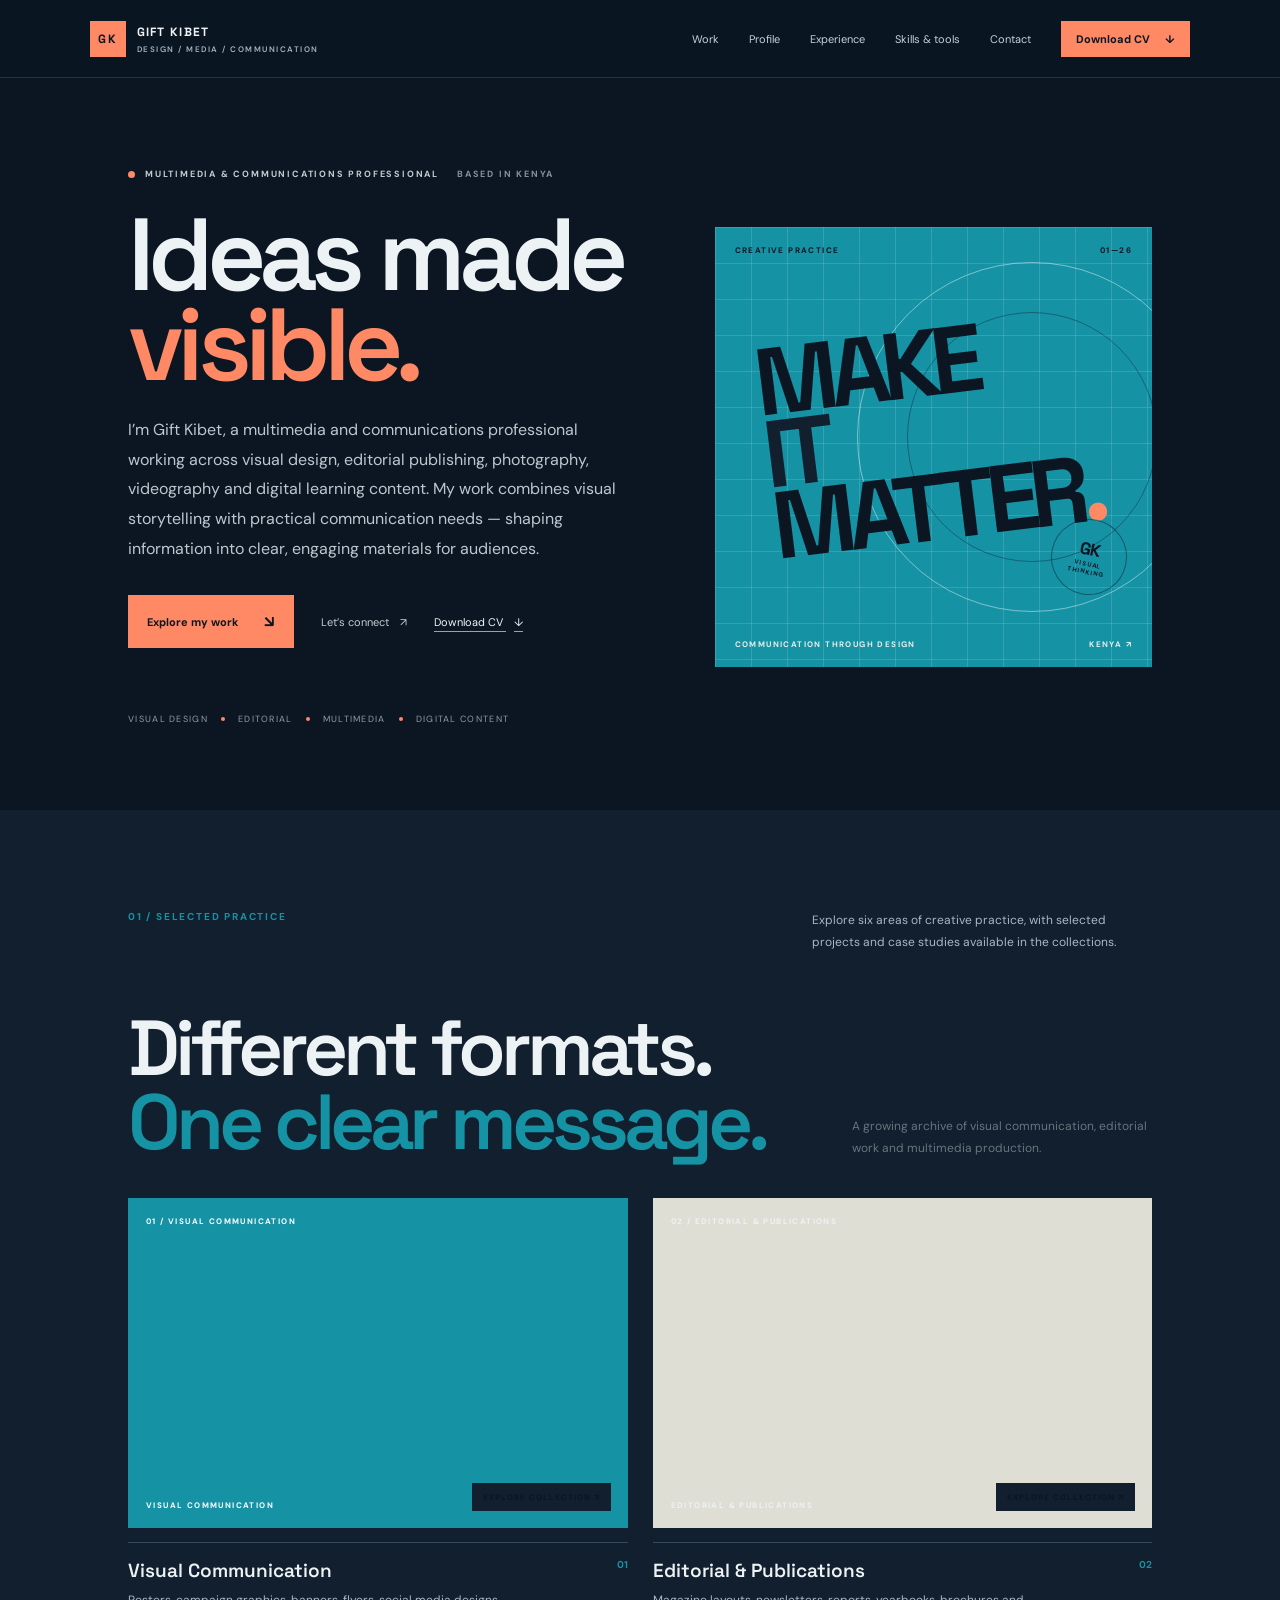
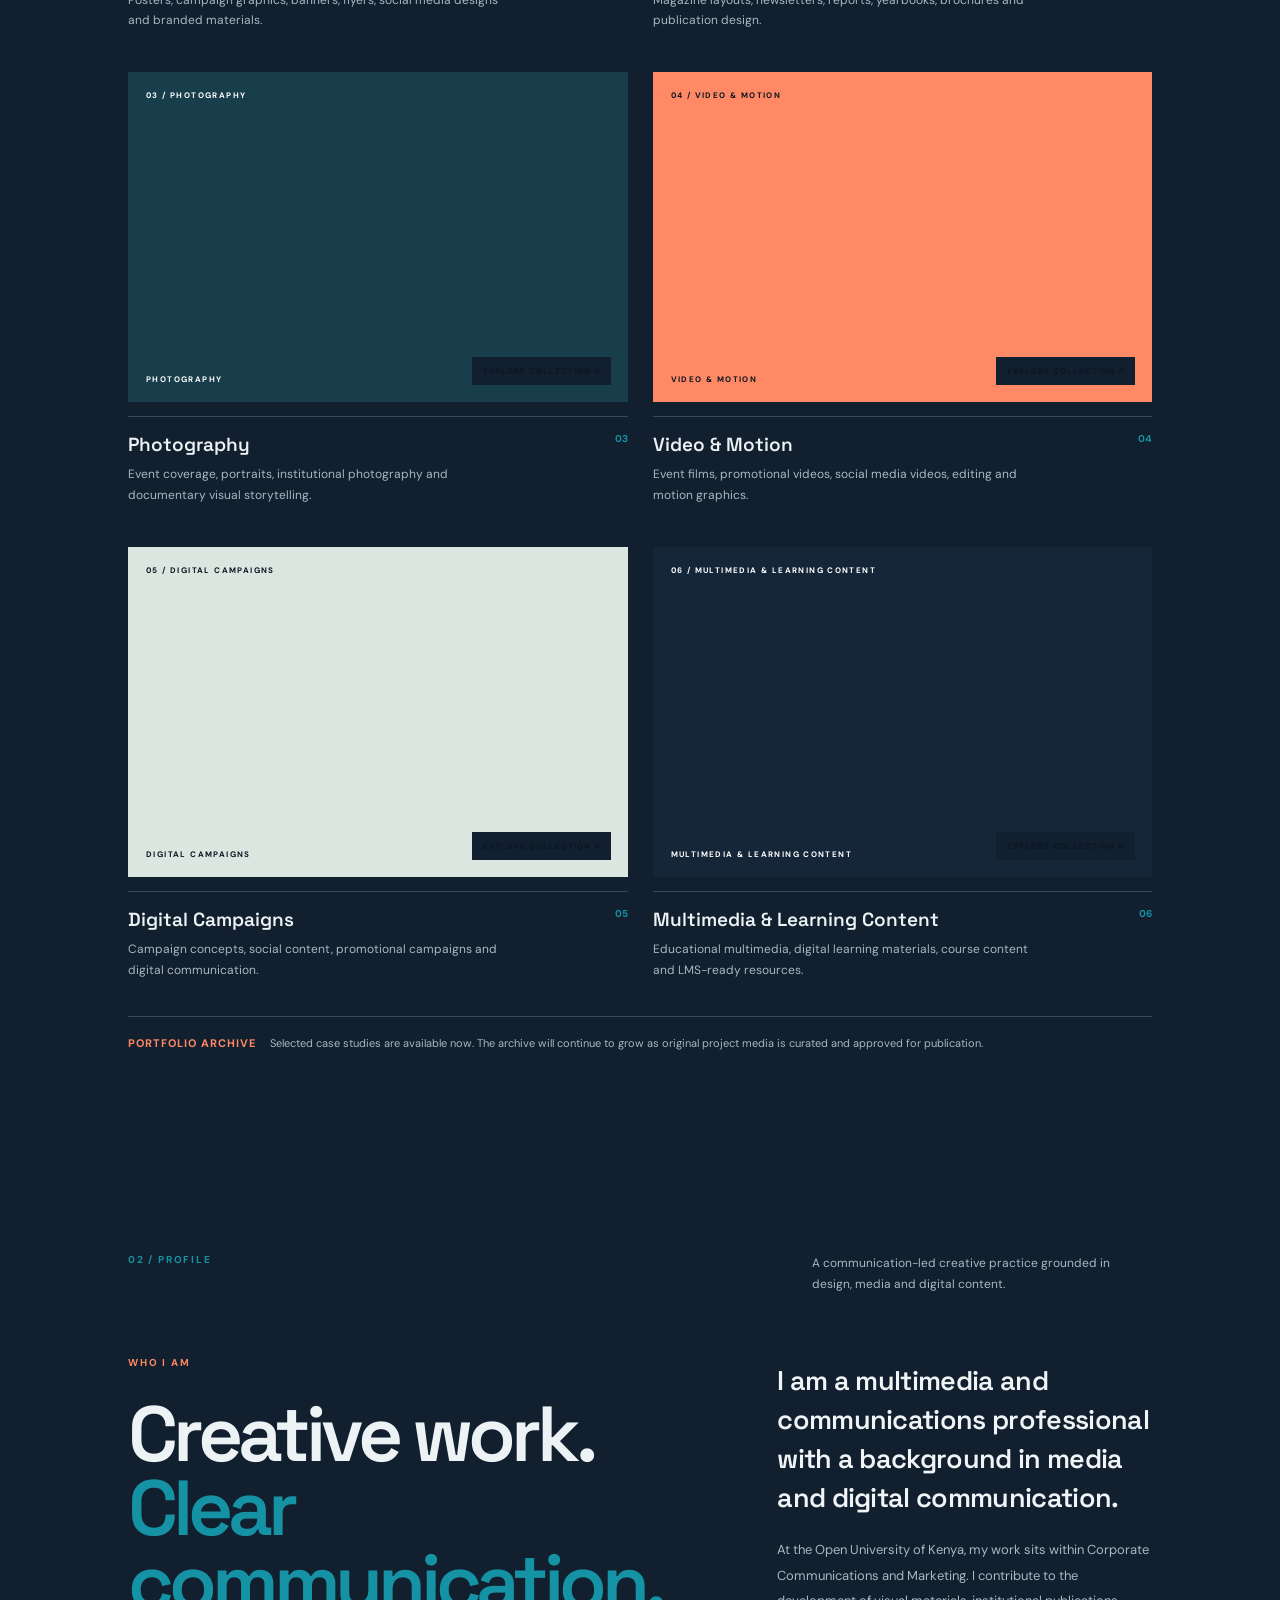
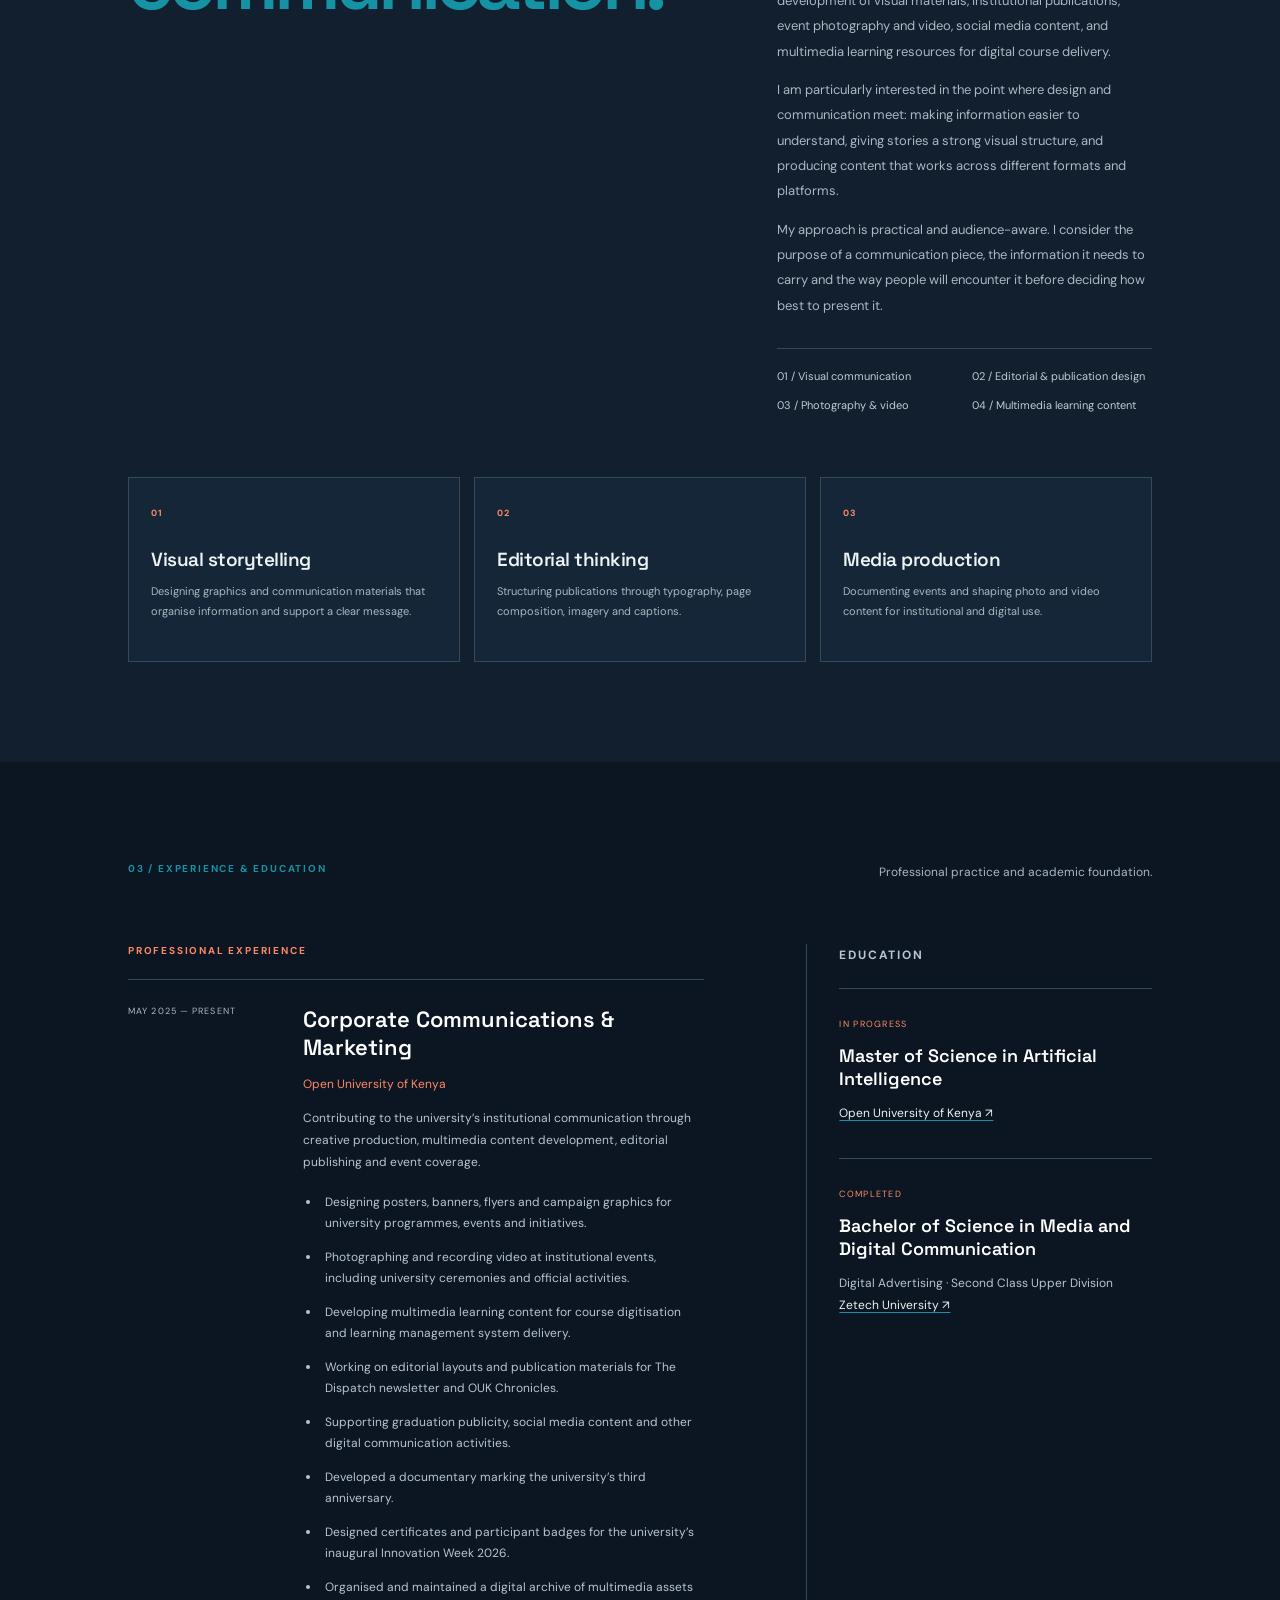
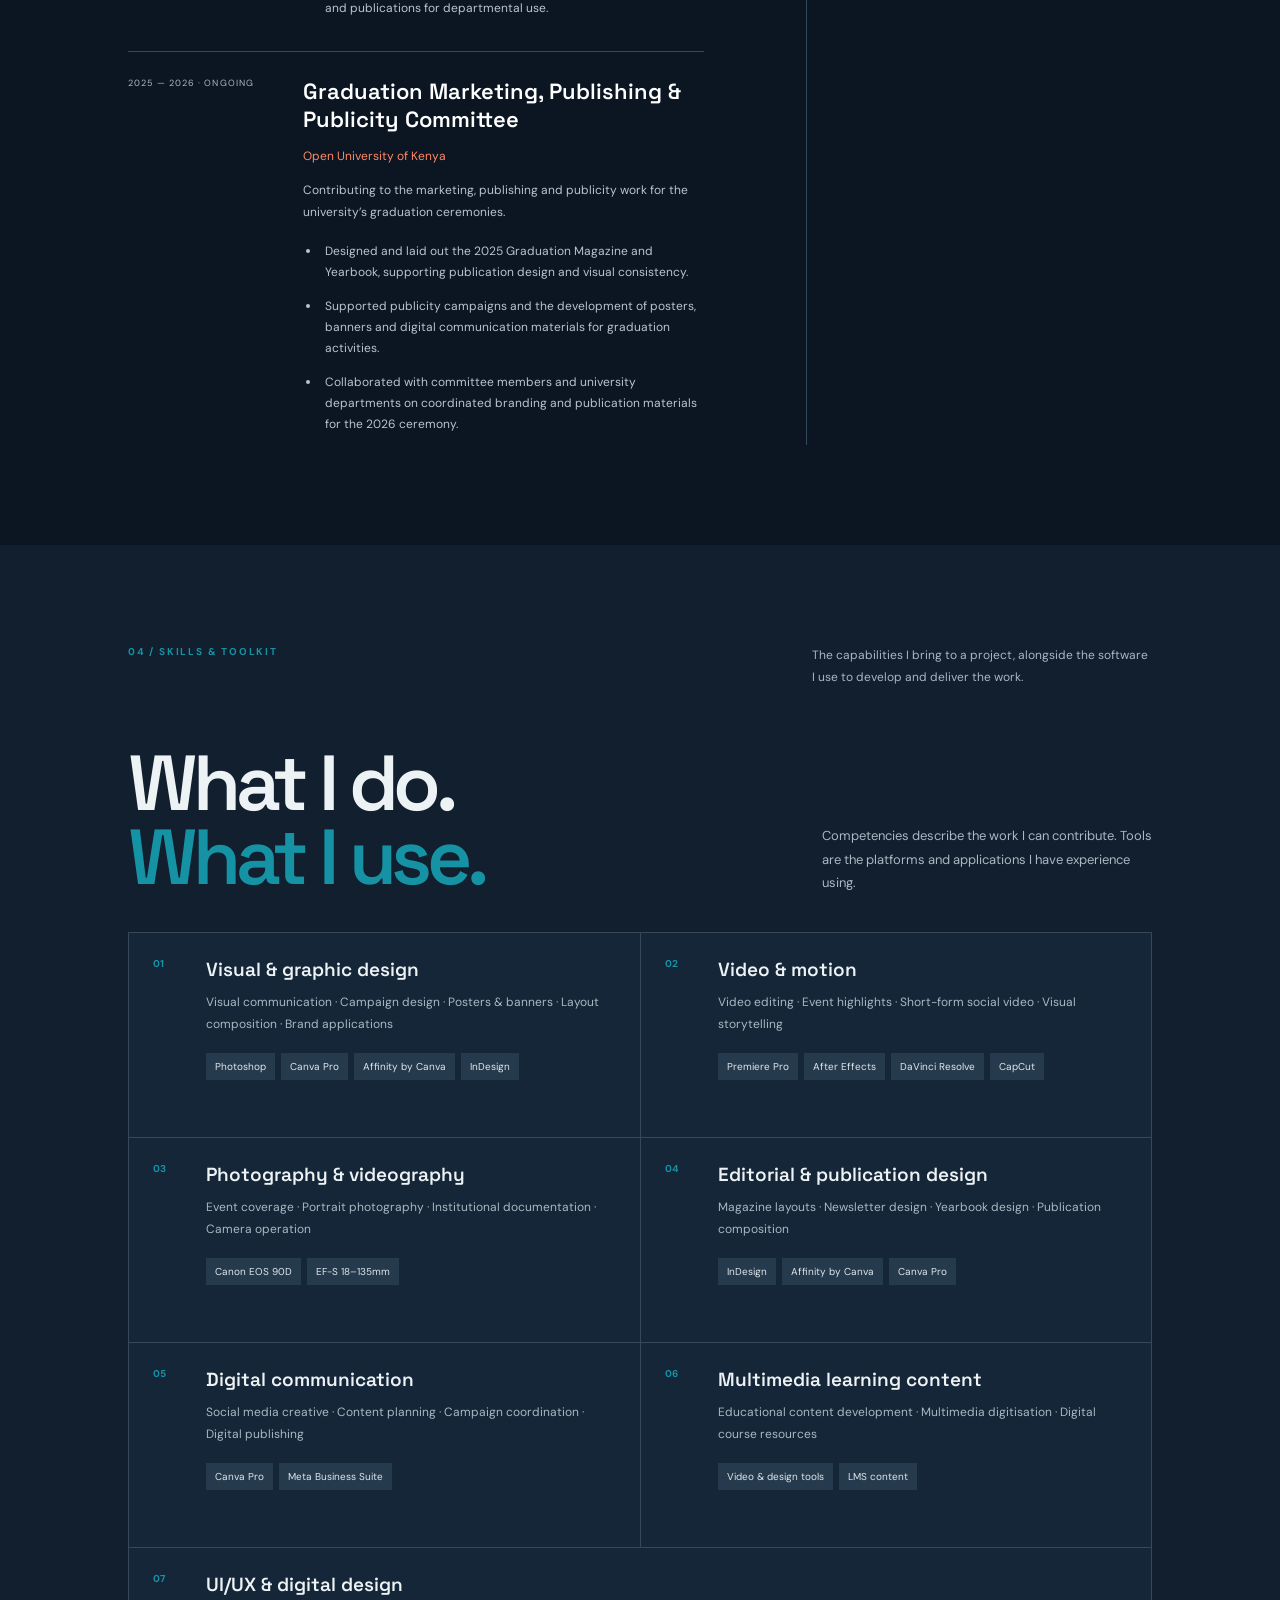
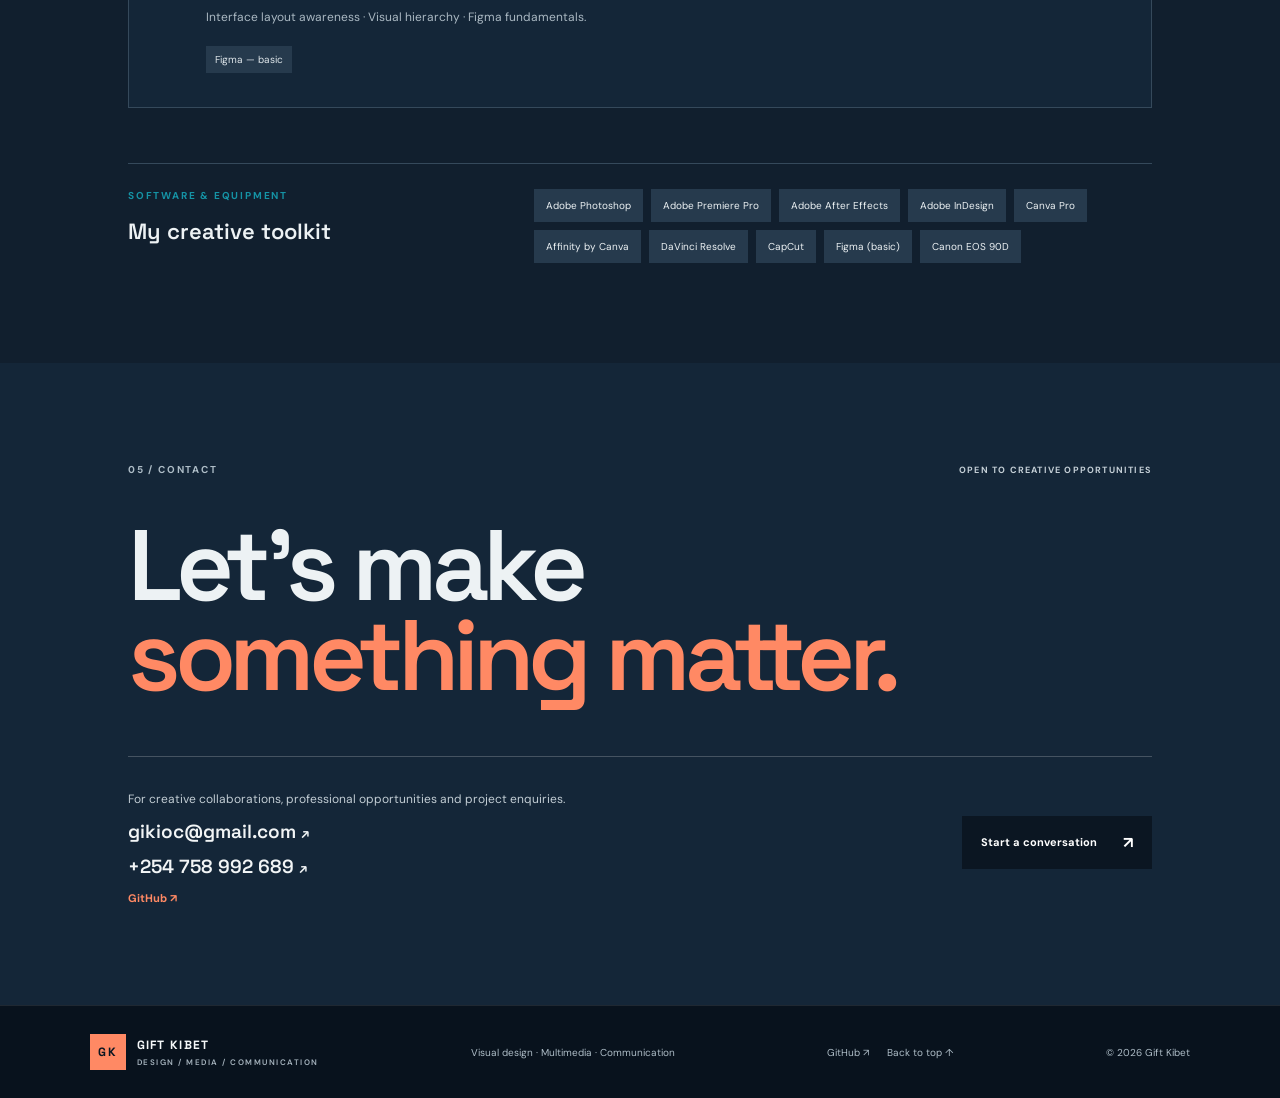
<file: index.html>
<!doctype html>
<html lang="en">
<head>
<meta charset="utf-8">
<meta name="viewport" content="width=device-width,initial-scale=1">
<meta name="theme-color" content="#101d2b">
<meta name="description" content="Gift Kibet — Multimedia and communications professional working across visual design, editorial publishing, photography, video editing and digital learning content in Kenya.">
<meta property="og:title" content="Gift Kibet — Design, Media & Communication">
<meta property="og:description" content="Gift Kibet is a multimedia and communications professional with experience in visual communication, editorial publishing, event photography, video editing and digital learning content.">
<meta property="og:type" content="website">
<title>Gift Kibet — Design, Media & Communication</title>
<link rel="canonical" href="https://gift-kibet-portfolio.vercel.app/">
<meta property="og:url" content="https://gift-kibet-portfolio.vercel.app/">
<meta property="og:site_name" content="Gift Kibet Portfolio">
<meta name="twitter:card" content="summary">
<link rel="preconnect" href="https://fonts.googleapis.com">
<link rel="preconnect" href="https://fonts.gstatic.com" crossorigin>
<link href="https://fonts.googleapis.com/css2?family=DM+Sans:wght@400;500;600;700&family=Space+Grotesk:wght@400;500;600;700&display=swap" rel="stylesheet">
<link rel="stylesheet" href="/styles.css">
<script src="/script.js" defer></script><script src="/cv-download.js" defer></script>
<link rel="icon" type="image/svg+xml" href="/favicon.svg"><script type="application/ld+json">{"@context":"https://schema.org","@type":"Person","name":"Gift Kibet","url":"https://gift-kibet-portfolio.vercel.app/","jobTitle":"Multimedia & Communications Professional","address":{"@type":"PostalAddress","addressCountry":"KE"},"sameAs":["https://github.com/gikiocGkC"],"knowsAbout":["Visual communication","Graphic design","Editorial design","Photography","Videography","Video editing","Digital communication","Multimedia learning content"]}</script></head>
<body>
<a class="skip-link" href="#main">Skip to content</a>
<header class="site-header">
  <a class="wordmark" href="#top" aria-label="Gift Kibet home"><span class="mark">GK</span><span class="wordmark-name">GIFT KIBET<small>DESIGN / MEDIA / COMMUNICATION</small></span></a>
  <button class="menu-toggle" aria-label="Open navigation" aria-expanded="false" aria-controls="primary-navigation"><span></span><span></span></button>
  <nav class="navigation" id="primary-navigation" aria-label="Main navigation">
    <a href="#work">Work</a><a href="#about">Profile</a><a href="#experience">Experience</a><a href="#skills">Skills & tools</a><a href="#contact">Contact</a><a href="#download-cv" class="nav-contact" data-cv-download>Download CV <span>↓</span></a>
  </nav>
</header>
<main id="main">
<section class="hero" id="top">
  <div class="hero-copy">
    <p class="eyebrow"><span class="eyebrow-dot"></span> MULTIMEDIA & COMMUNICATIONS PROFESSIONAL <span class="eyebrow-location">BASED IN KENYA</span></p>
    <h1>Ideas made<br><em>visible.</em></h1>
    <p class="hero-intro">I’m Gift Kibet, a multimedia and communications professional working across visual design, editorial publishing, photography, videography and digital learning content. My work combines visual storytelling with practical communication needs — shaping information into clear, engaging materials for audiences.</p>
    <div class="hero-actions"><a class="button button-accent" href="#work">Explore my work <span>↘</span></a><a class="text-link" href="#contact">Let’s connect <span>↗</span></a><a class="text-link cv-download" href="#download-cv" data-cv-download>Download CV <span>↓</span></a></div>
    <div class="hero-meta"><span>VISUAL DESIGN</span><i></i><span>EDITORIAL</span><i></i><span>MULTIMEDIA</span><i></i><span>DIGITAL CONTENT</span></div>
  </div>
  <div class="hero-art" aria-label="Abstract typographic artwork">
    <div class="art-grid"></div><div class="art-orbit orbit-one"></div><div class="art-orbit orbit-two"></div>
    <div class="art-label art-label-top">CREATIVE PRACTICE <span>01—26</span></div>
    <div class="art-statement">MAKE<br><em>IT</em><br>MATTER<span class="art-period">.</span></div>
    <div class="art-stamp">GK<br><small>VISUAL<br>THINKING</small></div>
    <div class="art-label art-label-bottom"><span>COMMUNICATION THROUGH DESIGN</span><span>KENYA ↗</span></div>
  </div>
</section>

<section class="work-section section-light" id="work">
  <div class="section-top"><p class="eyebrow">01 / SELECTED PRACTICE</p><p class="section-note">Explore six areas of creative practice, with selected projects and case studies available in the collections.</p></div>
  <div class="section-heading"><h2>Different formats.<br><em>One clear message.</em></h2><p class="gallery-intro">A growing archive of visual communication, editorial work and multimedia production.</p></div>
  <div class="work-grid category-grid">
    <a class="work-card category-card" href="/work/visual-communication/"><div class="work-visual visual-design"><span class="visual-number">01 / VISUAL COMMUNICATION</span><span class="category-open">EXPLORE COLLECTION ↗</span><span class="visual-foot">VISUAL COMMUNICATION</span></div><div class="work-info"><div><h3>Visual Communication</h3><p>Posters, campaign graphics, banners, flyers, social media designs and branded materials.</p></div><span class="work-index">01</span></div></a>
    <a class="work-card category-card" href="/work/editorial/"><div class="work-visual visual-editorial"><span class="visual-number">02 / EDITORIAL & PUBLICATIONS</span><span class="category-open">EXPLORE COLLECTION ↗</span><span class="visual-foot">EDITORIAL & PUBLICATIONS</span></div><div class="work-info"><div><h3>Editorial & Publications</h3><p>Magazine layouts, newsletters, reports, yearbooks, brochures and publication design.</p></div><span class="work-index">02</span></div></a>
    <a class="work-card category-card" href="/work/photography/"><div class="work-visual visual-photo"><span class="visual-number">03 / PHOTOGRAPHY</span><span class="category-open">EXPLORE COLLECTION ↗</span><span class="visual-foot">PHOTOGRAPHY</span></div><div class="work-info"><div><h3>Photography</h3><p>Event coverage, portraits, institutional photography and documentary visual storytelling.</p></div><span class="work-index">03</span></div></a>
    <a class="work-card category-card" href="/work/video-motion/"><div class="work-visual visual-video"><span class="visual-number">04 / VIDEO & MOTION</span><span class="category-open">EXPLORE COLLECTION ↗</span><span class="visual-foot">VIDEO & MOTION</span></div><div class="work-info"><div><h3>Video & Motion</h3><p>Event films, promotional videos, social media videos, editing and motion graphics.</p></div><span class="work-index">04</span></div></a>
    <a class="work-card category-card" href="/work/digital-campaigns/"><div class="work-visual visual-digital"><span class="visual-number">05 / DIGITAL CAMPAIGNS</span><span class="category-open">EXPLORE COLLECTION ↗</span><span class="visual-foot">DIGITAL CAMPAIGNS</span></div><div class="work-info"><div><h3>Digital Campaigns</h3><p>Campaign concepts, social content, promotional campaigns and digital communication.</p></div><span class="work-index">05</span></div></a>
    <a class="work-card category-card" href="/work/learning-content/"><div class="work-visual visual-learning"><span class="visual-number">06 / MULTIMEDIA & LEARNING CONTENT</span><span class="category-open">EXPLORE COLLECTION ↗</span><span class="visual-foot">MULTIMEDIA & LEARNING CONTENT</span></div><div class="work-info"><div><h3>Multimedia & Learning Content</h3><p>Educational multimedia, digital learning materials, course content and LMS-ready resources.</p></div><span class="work-index">06</span></div></a>
  </div>
  <p class="portfolio-note"><span>PORTFOLIO ARCHIVE</span> Selected case studies are available now. The archive will continue to grow as original project media is curated and approved for publication.</p>
  </section>

<section class="about-section section-paper" id="about">
  <div class="section-top"><p class="eyebrow">02 / PROFILE</p><p class="section-note">A communication-led creative practice grounded in design, media and digital content.</p></div>
  <div class="about-layout"><div><p class="eyebrow accent-dark">WHO I AM</p><h2>Creative work.<br><em>Clear communication.</em></h2></div><div class="about-copy"><p class="about-lead">I am a multimedia and communications professional with a background in media and digital communication.</p><p>At the Open University of Kenya, my work sits within Corporate Communications and Marketing. I contribute to the development of visual materials, institutional publications, event photography and video, social media content, and multimedia learning resources for digital course delivery.</p><p>I am particularly interested in the point where design and communication meet: making information easier to understand, giving stories a strong visual structure, and producing content that works across different formats and platforms.</p><p>My approach is practical and audience-aware. I consider the purpose of a communication piece, the information it needs to carry and the way people will encounter it before deciding how best to present it.</p><div class="discipline-list"><span>01 / Visual communication</span><span>02 / Editorial & publication design</span><span>03 / Photography & video</span><span>04 / Multimedia learning content</span></div></div></div>
  <div class="profile-practice-grid" aria-label="Professional areas"><article><span>01</span><h3>Visual storytelling</h3><p>Designing graphics and communication materials that organise information and support a clear message.</p></article><article><span>02</span><h3>Editorial thinking</h3><p>Structuring publications through typography, page composition, imagery and captions.</p></article><article><span>03</span><h3>Media production</h3><p>Documenting events and shaping photo and video content for institutional and digital use.</p></article></div>
</section>
<section class="experience-section" id="experience">
  <div class="section-top"><p class="eyebrow">03 / EXPERIENCE & EDUCATION</p><p class="section-note">Professional practice and academic foundation.</p></div>
  <div class="experience-layout"><div><p class="eyebrow accent">PROFESSIONAL EXPERIENCE</p><div class="experience-item"><div class="experience-date">MAY 2025 — PRESENT</div><div><h3>Corporate Communications & Marketing</h3><p class="organisation">Open University of Kenya</p><p>Contributing to the university’s institutional communication through creative production, multimedia content development, editorial publishing and event coverage.</p><ul><li>Designing posters, banners, flyers and campaign graphics for university programmes, events and initiatives.</li><li>Photographing and recording video at institutional events, including university ceremonies and official activities.</li><li>Developing multimedia learning content for course digitisation and learning management system delivery.</li><li>Working on editorial layouts and publication materials for The Dispatch newsletter and OUK Chronicles.</li><li>Supporting graduation publicity, social media content and other digital communication activities.</li><li>Developed a documentary marking the university’s third anniversary.</li><li>Designed certificates and participant badges for the university’s inaugural Innovation Week 2026.</li><li>Organised and maintained a digital archive of multimedia assets and publications for departmental use.</li></ul></div></div>
  <div class="experience-item"><div class="experience-date">2025 — 2026 · ONGOING</div><div><h3>Graduation Marketing, Publishing & Publicity Committee</h3><p class="organisation">Open University of Kenya</p><p>Contributing to the marketing, publishing and publicity work for the university’s graduation ceremonies.</p><ul><li>Designed and laid out the 2025 Graduation Magazine and Yearbook, supporting publication design and visual consistency.</li><li>Supported publicity campaigns and the development of posters, banners and digital communication materials for graduation activities.</li><li>Collaborated with committee members and university departments on coordinated branding and publication materials for the 2026 ceremony.</li></ul></div></div></div>
  <aside class="education-panel"><p class="eyebrow accent">EDUCATION</p><div><span>IN PROGRESS</span><h3>Master of Science in Artificial Intelligence</h3><p><a href="https://ouk.ac.ke/" target="_blank" rel="noopener noreferrer">Open University of Kenya ↗</a></p></div><div><span>COMPLETED</span><h3>Bachelor of Science in Media and Digital Communication</h3><p>Digital Advertising · Second Class Upper Division<br><a href="https://www.zetech.ac.ke/" target="_blank" rel="noopener noreferrer">Zetech University ↗</a></p></div></aside></div>
</section>
<section class="skills-section section-light" id="skills">
  <div class="section-top"><p class="eyebrow">04 / SKILLS & TOOLKIT</p><p class="section-note">The capabilities I bring to a project, alongside the software I use to develop and deliver the work.</p></div>
  <div class="skills-intro"><h2>What I do.<br><em>What I use.</em></h2><p>Competencies describe the work I can contribute. Tools are the platforms and applications I have experience using.</p></div>
  <div class="skills-grid">
    <article class="skill-card"><span class="skill-number">01</span><div><h3>Visual & graphic design</h3><p>Visual communication · Campaign design · Posters & banners · Layout composition · Brand applications</p><div class="tool-tags"><span>Photoshop</span><span>Canva Pro</span><span>Affinity by Canva</span><span>InDesign</span></div></div></article>
    <article class="skill-card"><span class="skill-number">02</span><div><h3>Video & motion</h3><p>Video editing · Event highlights · Short-form social video · Visual storytelling</p><div class="tool-tags"><span>Premiere Pro</span><span>After Effects</span><span>DaVinci Resolve</span><span>CapCut</span></div></div></article>
    <article class="skill-card"><span class="skill-number">03</span><div><h3>Photography & videography</h3><p>Event coverage · Portrait photography · Institutional documentation · Camera operation</p><div class="tool-tags"><span>Canon EOS 90D</span><span>EF-S 18–135mm</span></div></div></article>
    <article class="skill-card"><span class="skill-number">04</span><div><h3>Editorial & publication design</h3><p>Magazine layouts · Newsletter design · Yearbook design · Publication composition</p><div class="tool-tags"><span>InDesign</span><span>Affinity by Canva</span><span>Canva Pro</span></div></div></article>
    <article class="skill-card"><span class="skill-number">05</span><div><h3>Digital communication</h3><p>Social media creative · Content planning · Campaign coordination · Digital publishing</p><div class="tool-tags"><span>Canva Pro</span><span>Meta Business Suite</span></div></div></article>
    <article class="skill-card"><span class="skill-number">06</span><div><h3>Multimedia learning content</h3><p>Educational content development · Multimedia digitisation · Digital course resources</p><div class="tool-tags"><span>Video & design tools</span><span>LMS content</span></div></div></article>
    <article class="skill-card skill-card-wide"><span class="skill-number">07</span><div><h3>UI/UX & digital design</h3><p>Interface layout awareness · Visual hierarchy · Figma fundamentals.</p><div class="tool-tags"><span>Figma — basic</span></div></div></article>
  </div>
  <div class="toolbox"><div><p class="eyebrow">SOFTWARE & EQUIPMENT</p><h3>My creative toolkit</h3></div><div class="toolbox-list"><span>Adobe Photoshop</span><span>Adobe Premiere Pro</span><span>Adobe After Effects</span><span>Adobe InDesign</span><span>Canva Pro</span><span>Affinity by Canva</span><span>DaVinci Resolve</span><span>CapCut</span><span>Figma (basic)</span><span>Canon EOS 90D</span></div></div>
</section>
<section class="contact-section" id="contact"><div class="contact-kicker"><p class="eyebrow">05 / CONTACT</p><span>OPEN TO CREATIVE OPPORTUNITIES</span></div><h2>Let’s make<br><em>something matter.</em></h2><div class="contact-bottom"><div><p>For creative collaborations, professional opportunities and project enquiries.</p><a class="contact-email" href="mailto:gikioc@gmail.com">gikioc@gmail.com <span>↗</span></a><a class="contact-email" href="tel:+254758992689">+254 758 992 689 <span>↗</span></a><div class="contact-social"><a href="https://github.com/gikiocGkC" target="_blank" rel="noopener noreferrer">GitHub ↗</a></div></div><a href="mailto:gikioc@gmail.com" class="button button-dark">Start a conversation <span>↗</span></a></div></section>
</main>
<footer><a class="wordmark" href="#top"><span class="mark">GK</span><span class="wordmark-name">GIFT KIBET<small>DESIGN / MEDIA / COMMUNICATION</small></span></a><p>Visual design · Multimedia · Communication</p><div class="footer-links"><a href="https://github.com/gikiocGkC" target="_blank" rel="noopener noreferrer">GitHub ↗</a><a href="#top">Back to top ↑</a></div><small>© <span id="year"></span> Gift Kibet</small></footer>
</body>
</html>
</file>
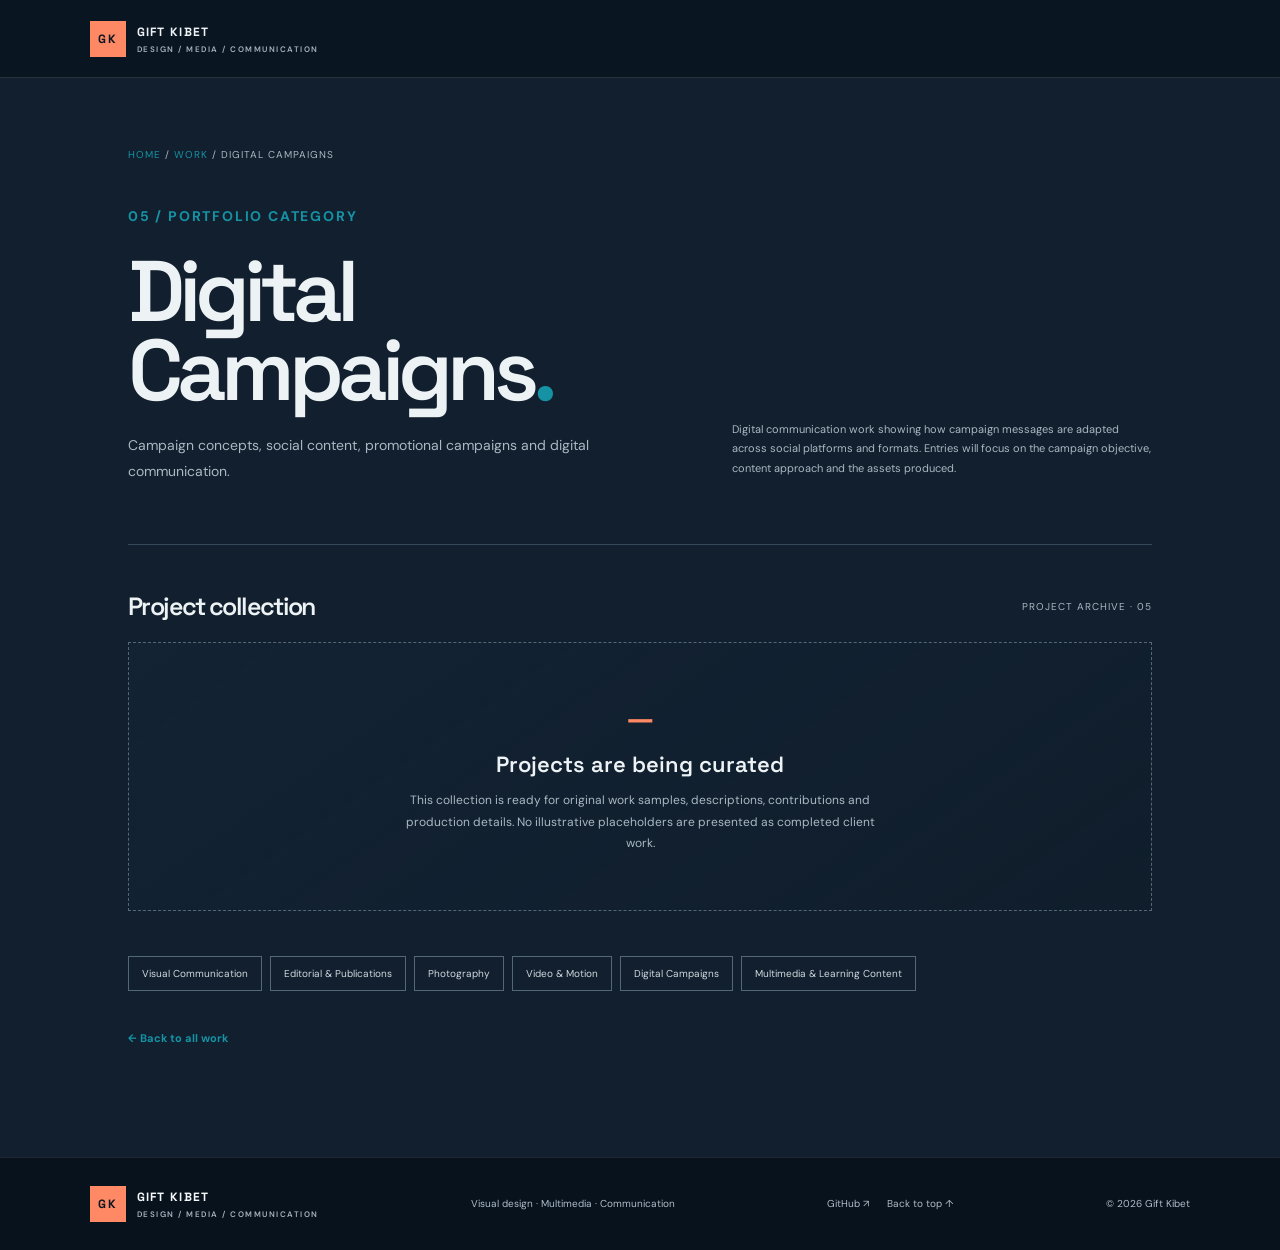
<file: work/digital-campaigns/index.html>
<!doctype html>
<html lang="en"><head><meta charset="utf-8"><meta name="viewport" content="width=device-width,initial-scale=1"><meta name="theme-color" content="#0b1622"><meta name="description" content="Digital Campaigns portfolio by Gift Kibet. Campaign concepts, social content, promotional campaigns and digital communication."><title>Digital Campaigns — Gift Kibet</title><link rel="preconnect" href="https://fonts.googleapis.com"><link rel="preconnect" href="https://fonts.gstatic.com" crossorigin><link href="https://fonts.googleapis.com/css2?family=DM+Sans:wght@400;500;600;700&family=Space+Grotesk:wght@400;500;600;700&display=swap" rel="stylesheet"><link rel="stylesheet" href="/styles.css"><link rel="stylesheet" href="/work.css"><link rel="icon" type="image/svg+xml" href="/favicon.svg"><link rel="canonical" href="https://gift-kibet-portfolio.vercel.app/work/digital-campaigns/"></head>
<body><a class="skip-link" href="#main">Skip to content</a><header class="site-header"><a class="wordmark" href="/#top"><span class="mark">GK</span><span class="wordmark-name">GIFT KIBET<small>DESIGN / MEDIA / COMMUNICATION</small></span></a><details class="work-menu"><summary>Menu <span>＋</span></summary><nav class="navigation" aria-label="Main navigation"><a href="/#work">All work</a><a href="/#about">Profile</a><a href="/#skills">Skills & tools</a><a href="/#contact" class="nav-contact">Contact ↗</a></nav></details></header>
<main id="main" class="work-page"><div class="work-breadcrumb"><a href="/">HOME</a> / <a href="/#work">WORK</a> / DIGITAL CAMPAIGNS</div><section class="work-hero"><div><p class="eyebrow">05 / PORTFOLIO CATEGORY</p><h1>Digital Campaigns<em>.</em></h1><p>Campaign concepts, social content, promotional campaigns and digital communication.</p></div><div class="work-hero-aside">Digital communication work showing how campaign messages are adapted across social platforms and formats. Entries will focus on the campaign objective, content approach and the assets produced.</div></section><div class="archive-heading"><h2>Project collection</h2><span>PROJECT ARCHIVE · 05</span></div><section class="archive-empty" aria-labelledby="archive-status-title"><div class="empty-mark">—</div><h3 id="archive-status-title">Projects are being curated</h3><p>This collection is ready for original work samples, descriptions, contributions and production details. No illustrative placeholders are presented as completed client work.</p></section><nav class="category-nav" aria-label="Explore other work categories"><a href="/work/visual-communication/">Visual Communication</a><a href="/work/editorial/">Editorial & Publications</a><a href="/work/photography/">Photography</a><a href="/work/video-motion/">Video & Motion</a><a href="/work/digital-campaigns/">Digital Campaigns</a><a href="/work/learning-content/">Multimedia & Learning Content</a></nav><a class="project-back" href="/#work">← Back to all work</a></main><footer><a class="wordmark" href="/#top"><span class="mark">GK</span><span class="wordmark-name">GIFT KIBET<small>DESIGN / MEDIA / COMMUNICATION</small></span></a><p>Visual design · Multimedia · Communication</p><div class="footer-links"><a href="https://github.com/gikiocGkC" target="_blank" rel="noopener noreferrer">GitHub ↗</a><a href="/#top">Back to top ↑</a></div><small>© 2026 Gift Kibet</small></footer></body></html>
</file>
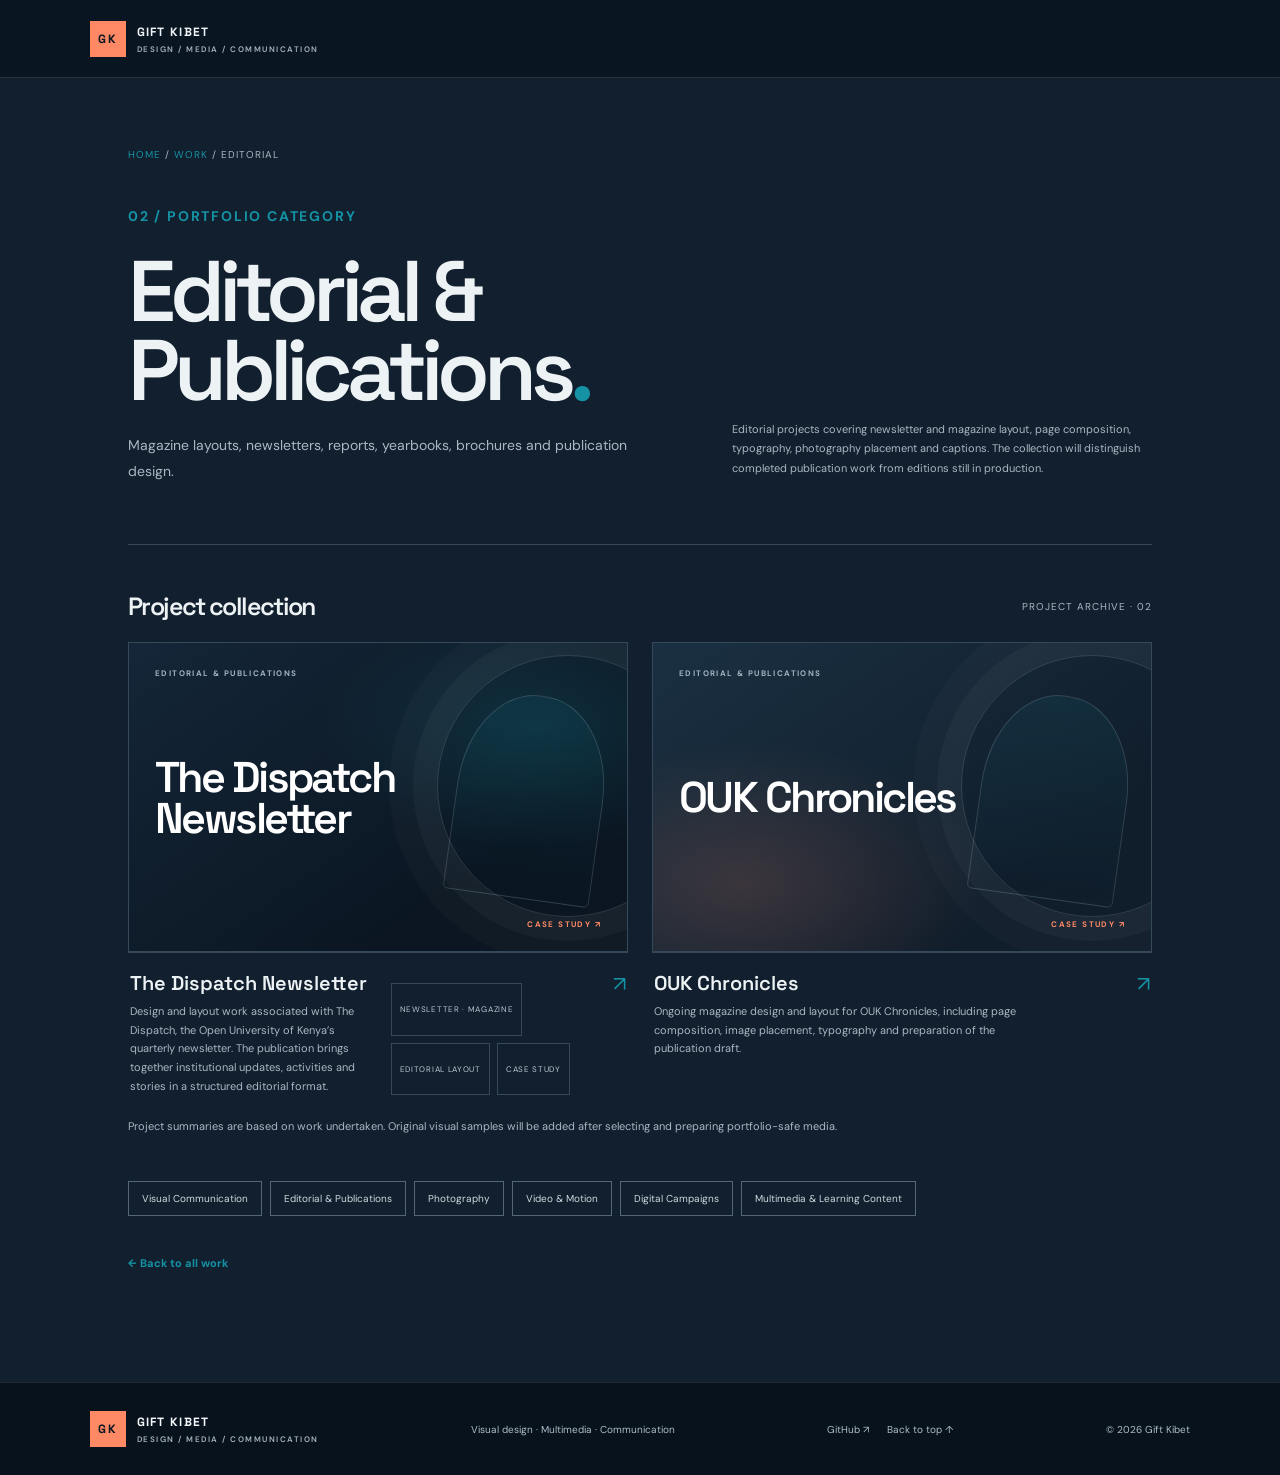
<file: work/editorial/index.html>
<!doctype html>
<html lang="en"><head><meta charset="utf-8"><meta name="viewport" content="width=device-width,initial-scale=1"><meta name="theme-color" content="#0b1622"><meta name="description" content="Editorial & Publications portfolio by Gift Kibet. Magazine layouts, newsletters, reports, yearbooks, brochures and publication design."><title>Editorial & Publications — Gift Kibet</title><link rel="preconnect" href="https://fonts.googleapis.com"><link rel="preconnect" href="https://fonts.gstatic.com" crossorigin><link href="https://fonts.googleapis.com/css2?family=DM+Sans:wght@400;500;600;700&family=Space+Grotesk:wght@400;500;600;700&display=swap" rel="stylesheet"><link rel="stylesheet" href="/styles.css"><link rel="stylesheet" href="/work.css"><link rel="icon" type="image/svg+xml" href="/favicon.svg"><link rel="canonical" href="https://gift-kibet-portfolio.vercel.app/work/editorial/"></head>
<body><a class="skip-link" href="#main">Skip to content</a><header class="site-header"><a class="wordmark" href="/#top"><span class="mark">GK</span><span class="wordmark-name">GIFT KIBET<small>DESIGN / MEDIA / COMMUNICATION</small></span></a><details class="work-menu"><summary>Menu <span>＋</span></summary><nav class="navigation" aria-label="Main navigation"><a href="/#work">All work</a><a href="/#about">Profile</a><a href="/#skills">Skills & tools</a><a href="/#contact" class="nav-contact">Contact ↗</a></nav></details></header>
<main id="main" class="work-page"><div class="work-breadcrumb"><a href="/">HOME</a> / <a href="/#work">WORK</a> / EDITORIAL</div><section class="work-hero"><div><p class="eyebrow">02 / PORTFOLIO CATEGORY</p><h1>Editorial &<br>Publications<em>.</em></h1><p>Magazine layouts, newsletters, reports, yearbooks, brochures and publication design.</p></div><div class="work-hero-aside">Editorial projects covering newsletter and magazine layout, page composition, typography, photography placement and captions. The collection will distinguish completed publication work from editions still in production.</div></section><div class="archive-heading"><h2>Project collection</h2><span>PROJECT ARCHIVE · 02</span></div><section class="project-card-grid"><a class="project-card" href="/work/editorial/the-dispatch/"><div class="project-card-art"><span>EDITORIAL & PUBLICATIONS</span><strong>The Dispatch Newsletter</strong><small>CASE STUDY ↗</small></div><div class="project-card-info"><div><h3>The Dispatch Newsletter</h3><p>Design and layout work associated with The Dispatch, the Open University of Kenya’s quarterly newsletter. The publication brings together institutional updates, activities and stories in a structured editorial format.</p></div><div class="project-card-meta" aria-label="Project details"><span>NEWSLETTER · MAGAZINE</span><span>Editorial layout</span><span>Case study</span></div><span>↗</span></div></a><a class="project-card" href="/work/editorial/ouk-chronicles/"><div class="project-card-art"><span>EDITORIAL & PUBLICATIONS</span><strong>OUK Chronicles</strong><small>CASE STUDY ↗</small></div><div class="project-card-info"><div><h3>OUK Chronicles</h3><p>Ongoing magazine design and layout for OUK Chronicles, including page composition, image placement, typography and preparation of the publication draft.</p></div><span>↗</span></div></a></section><p class="archive-footnote">Project summaries are based on work undertaken. Original visual samples will be added after selecting and preparing portfolio-safe media.</p><nav class="category-nav" aria-label="Explore other work categories"><a href="/work/visual-communication/">Visual Communication</a><a href="/work/editorial/">Editorial & Publications</a><a href="/work/photography/">Photography</a><a href="/work/video-motion/">Video & Motion</a><a href="/work/digital-campaigns/">Digital Campaigns</a><a href="/work/learning-content/">Multimedia & Learning Content</a></nav><a class="project-back" href="/#work">← Back to all work</a></main><footer><a class="wordmark" href="/#top"><span class="mark">GK</span><span class="wordmark-name">GIFT KIBET<small>DESIGN / MEDIA / COMMUNICATION</small></span></a><p>Visual design · Multimedia · Communication</p><div class="footer-links"><a href="https://github.com/gikiocGkC" target="_blank" rel="noopener noreferrer">GitHub ↗</a><a href="/#top">Back to top ↑</a></div><small>© 2026 Gift Kibet</small></footer></body></html>
</file>
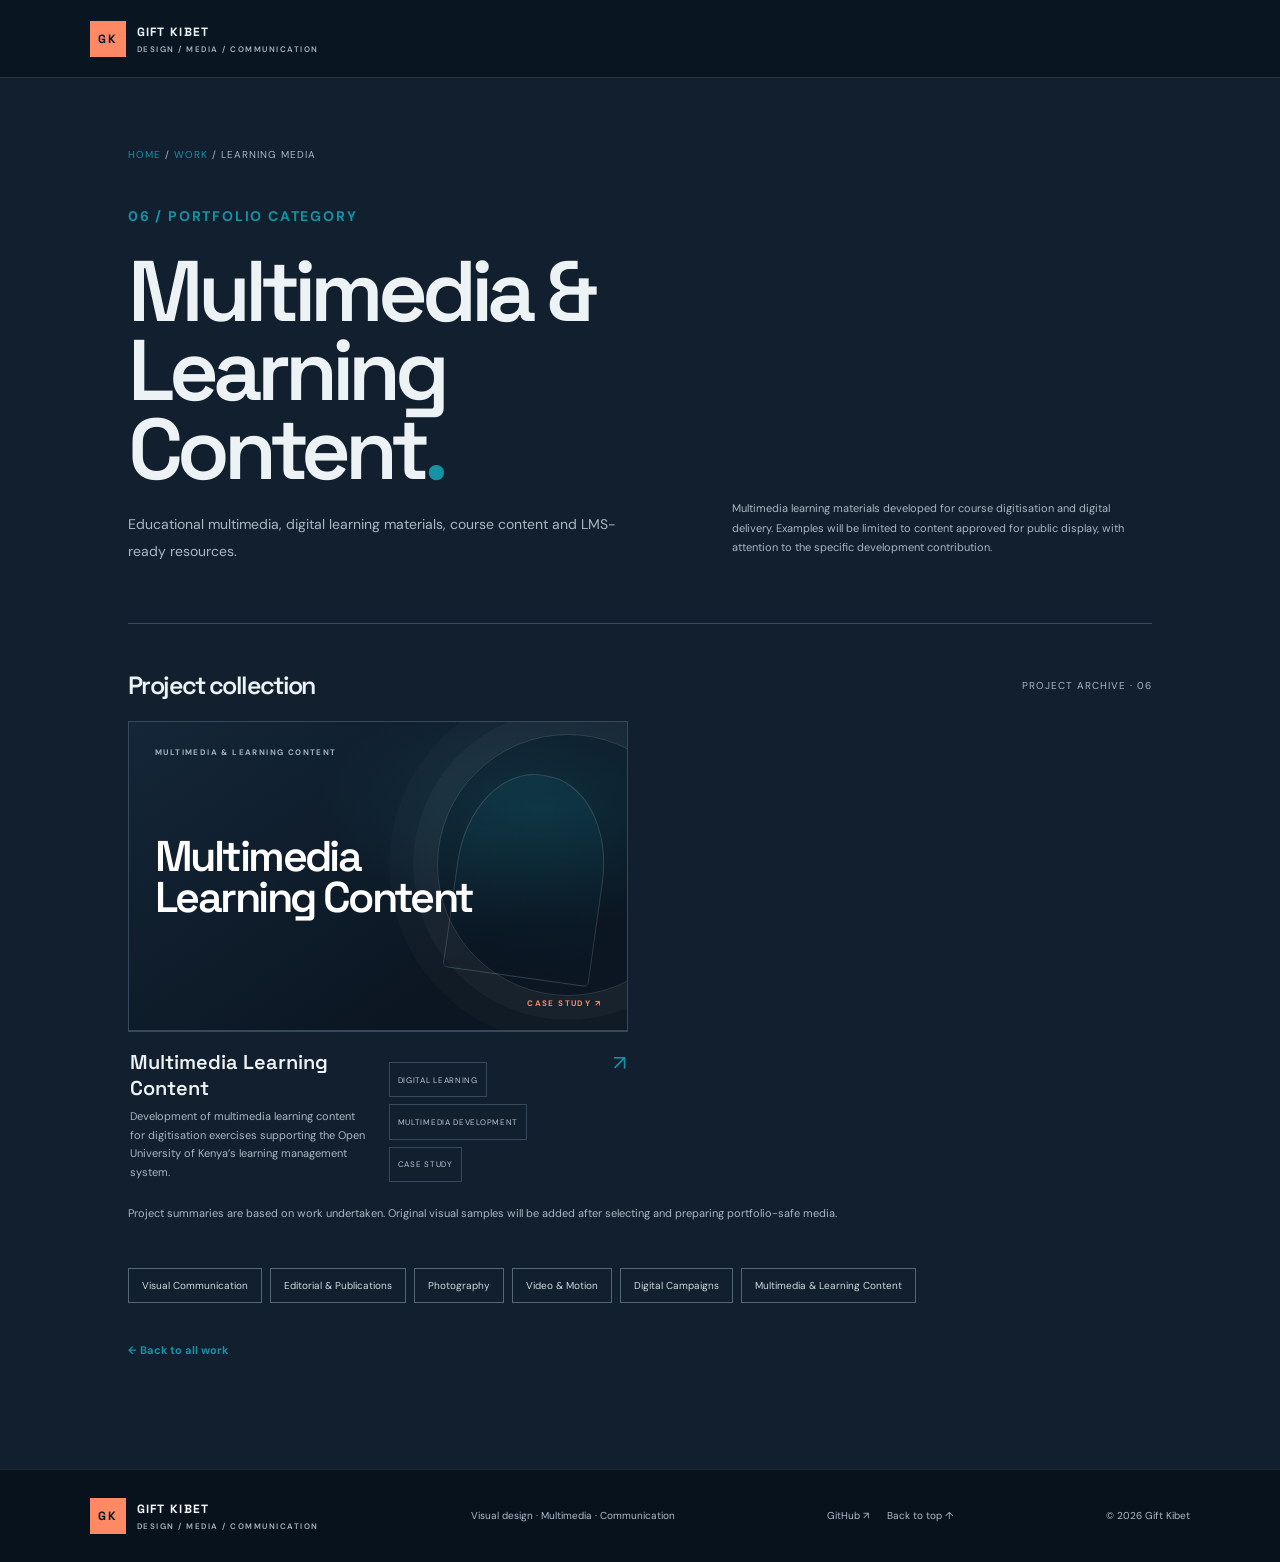
<file: work/learning-content/index.html>
<!doctype html>
<html lang="en"><head><meta charset="utf-8"><meta name="viewport" content="width=device-width,initial-scale=1"><meta name="theme-color" content="#0b1622"><meta name="description" content="Multimedia & Learning Content portfolio by Gift Kibet. Educational multimedia, digital learning materials, course content and LMS-ready resources."><title>Multimedia & Learning Content — Gift Kibet</title><link rel="preconnect" href="https://fonts.googleapis.com"><link rel="preconnect" href="https://fonts.gstatic.com" crossorigin><link href="https://fonts.googleapis.com/css2?family=DM+Sans:wght@400;500;600;700&family=Space+Grotesk:wght@400;500;600;700&display=swap" rel="stylesheet"><link rel="stylesheet" href="/styles.css"><link rel="stylesheet" href="/work.css"><link rel="icon" type="image/svg+xml" href="/favicon.svg"><link rel="canonical" href="https://gift-kibet-portfolio.vercel.app/work/learning-content/"></head>
<body><a class="skip-link" href="#main">Skip to content</a><header class="site-header"><a class="wordmark" href="/#top"><span class="mark">GK</span><span class="wordmark-name">GIFT KIBET<small>DESIGN / MEDIA / COMMUNICATION</small></span></a><details class="work-menu"><summary>Menu <span>＋</span></summary><nav class="navigation" aria-label="Main navigation"><a href="/#work">All work</a><a href="/#about">Profile</a><a href="/#skills">Skills & tools</a><a href="/#contact" class="nav-contact">Contact ↗</a></nav></details></header>
<main id="main" class="work-page"><div class="work-breadcrumb"><a href="/">HOME</a> / <a href="/#work">WORK</a> / LEARNING MEDIA</div><section class="work-hero"><div><p class="eyebrow">06 / PORTFOLIO CATEGORY</p><h1>Multimedia &<br>Learning Content<em>.</em></h1><p>Educational multimedia, digital learning materials, course content and LMS-ready resources.</p></div><div class="work-hero-aside">Multimedia learning materials developed for course digitisation and digital delivery. Examples will be limited to content approved for public display, with attention to the specific development contribution.</div></section><div class="archive-heading"><h2>Project collection</h2><span>PROJECT ARCHIVE · 06</span></div><section class="project-card-grid"><a class="project-card" href="/work/learning-content/multimedia-learning-content/"><div class="project-card-art"><span>MULTIMEDIA & LEARNING CONTENT</span><strong>Multimedia Learning Content</strong><small>CASE STUDY ↗</small></div><div class="project-card-info"><div><h3>Multimedia Learning Content</h3><p>Development of multimedia learning content for digitisation exercises supporting the Open University of Kenya’s learning management system.</p></div><div class="project-card-meta" aria-label="Project details"><span>DIGITAL LEARNING</span><span>Multimedia development</span><span>Case study</span></div><span>↗</span></div></a></section><p class="archive-footnote">Project summaries are based on work undertaken. Original visual samples will be added after selecting and preparing portfolio-safe media.</p><nav class="category-nav" aria-label="Explore other work categories"><a href="/work/visual-communication/">Visual Communication</a><a href="/work/editorial/">Editorial & Publications</a><a href="/work/photography/">Photography</a><a href="/work/video-motion/">Video & Motion</a><a href="/work/digital-campaigns/">Digital Campaigns</a><a href="/work/learning-content/">Multimedia & Learning Content</a></nav><a class="project-back" href="/#work">← Back to all work</a></main><footer><a class="wordmark" href="/#top"><span class="mark">GK</span><span class="wordmark-name">GIFT KIBET<small>DESIGN / MEDIA / COMMUNICATION</small></span></a><p>Visual design · Multimedia · Communication</p><div class="footer-links"><a href="https://github.com/gikiocGkC" target="_blank" rel="noopener noreferrer">GitHub ↗</a><a href="/#top">Back to top ↑</a></div><small>© 2026 Gift Kibet</small></footer></body></html>
</file>
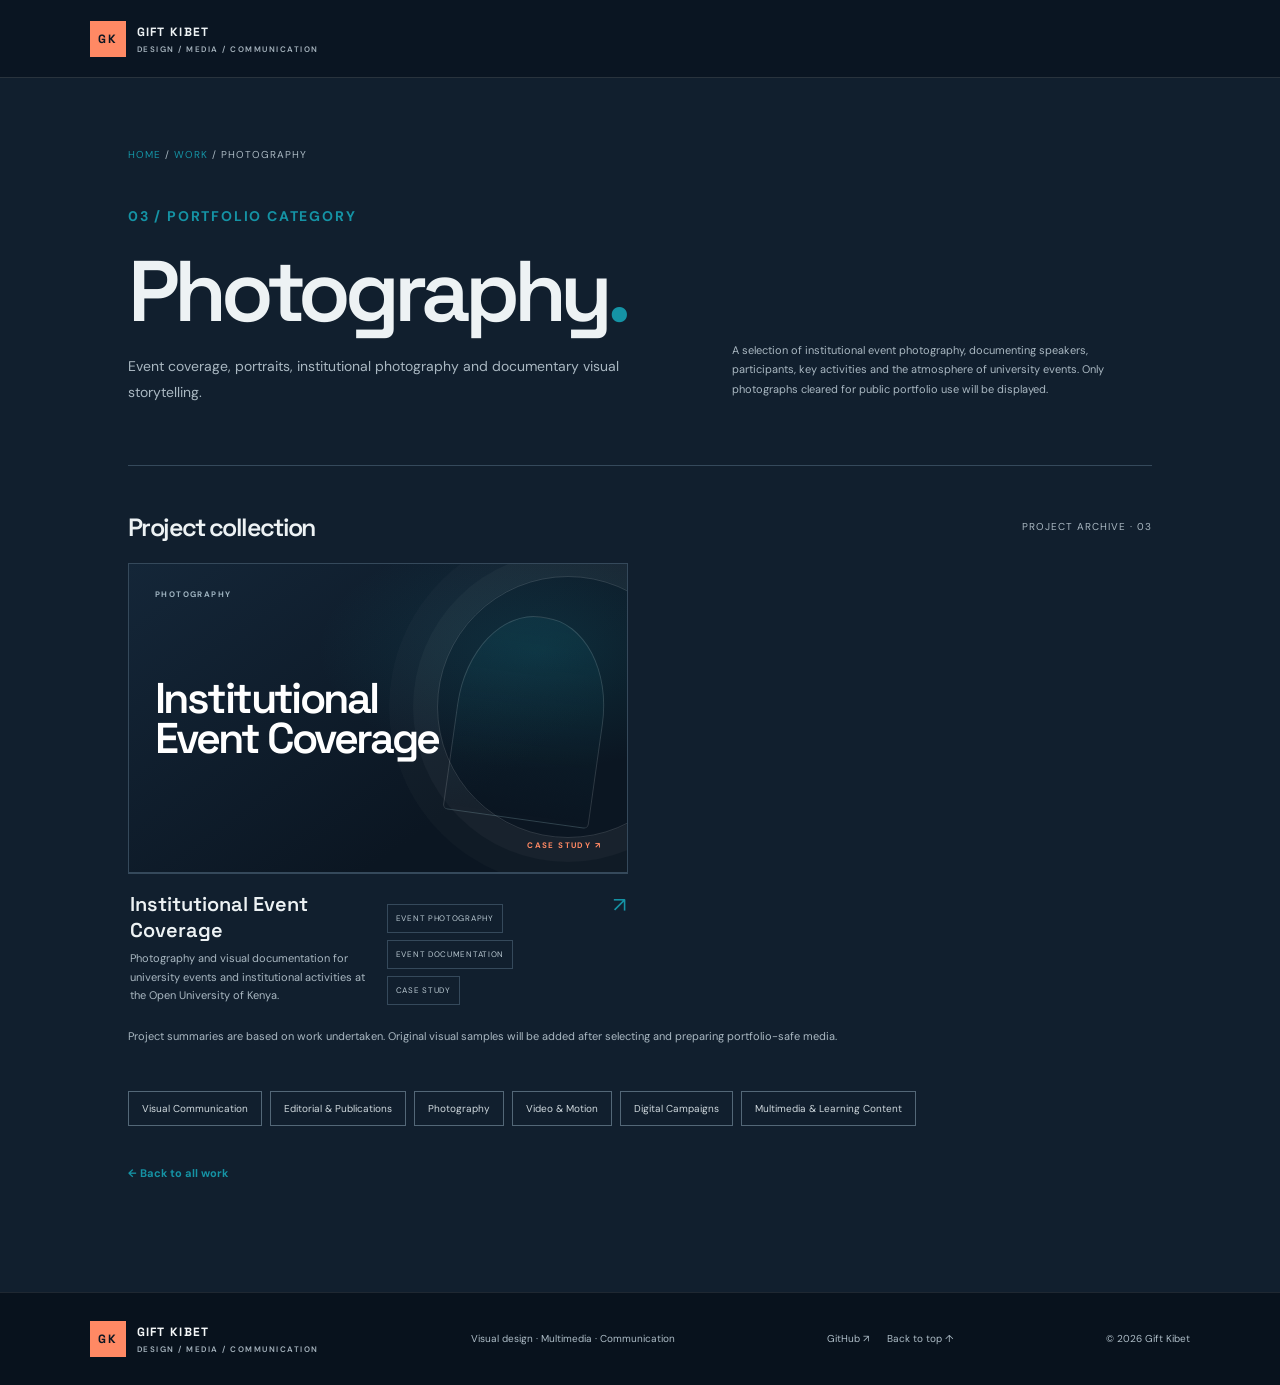
<file: work/photography/index.html>
<!doctype html>
<html lang="en"><head><meta charset="utf-8"><meta name="viewport" content="width=device-width,initial-scale=1"><meta name="theme-color" content="#0b1622"><meta name="description" content="Photography portfolio by Gift Kibet. Event coverage, portraits, institutional photography and documentary visual storytelling."><title>Photography — Gift Kibet</title><link rel="preconnect" href="https://fonts.googleapis.com"><link rel="preconnect" href="https://fonts.gstatic.com" crossorigin><link href="https://fonts.googleapis.com/css2?family=DM+Sans:wght@400;500;600;700&family=Space+Grotesk:wght@400;500;600;700&display=swap" rel="stylesheet"><link rel="stylesheet" href="/styles.css"><link rel="stylesheet" href="/work.css"><link rel="icon" type="image/svg+xml" href="/favicon.svg"><link rel="canonical" href="https://gift-kibet-portfolio.vercel.app/work/photography/"></head>
<body><a class="skip-link" href="#main">Skip to content</a><header class="site-header"><a class="wordmark" href="/#top"><span class="mark">GK</span><span class="wordmark-name">GIFT KIBET<small>DESIGN / MEDIA / COMMUNICATION</small></span></a><details class="work-menu"><summary>Menu <span>＋</span></summary><nav class="navigation" aria-label="Main navigation"><a href="/#work">All work</a><a href="/#about">Profile</a><a href="/#skills">Skills & tools</a><a href="/#contact" class="nav-contact">Contact ↗</a></nav></details></header>
<main id="main" class="work-page"><div class="work-breadcrumb"><a href="/">HOME</a> / <a href="/#work">WORK</a> / PHOTOGRAPHY</div><section class="work-hero"><div><p class="eyebrow">03 / PORTFOLIO CATEGORY</p><h1>Photography<em>.</em></h1><p>Event coverage, portraits, institutional photography and documentary visual storytelling.</p></div><div class="work-hero-aside">A selection of institutional event photography, documenting speakers, participants, key activities and the atmosphere of university events. Only photographs cleared for public portfolio use will be displayed.</div></section><div class="archive-heading"><h2>Project collection</h2><span>PROJECT ARCHIVE · 03</span></div><section class="project-card-grid"><a class="project-card" href="/work/photography/institutional-event-coverage/"><div class="project-card-art"><span>PHOTOGRAPHY</span><strong>Institutional Event Coverage</strong><small>CASE STUDY ↗</small></div><div class="project-card-info"><div><h3>Institutional Event Coverage</h3><p>Photography and visual documentation for university events and institutional activities at the Open University of Kenya.</p></div><div class="project-card-meta" aria-label="Project details"><span>EVENT PHOTOGRAPHY</span><span>Event documentation</span><span>Case study</span></div><span>↗</span></div></a></section><p class="archive-footnote">Project summaries are based on work undertaken. Original visual samples will be added after selecting and preparing portfolio-safe media.</p><nav class="category-nav" aria-label="Explore other work categories"><a href="/work/visual-communication/">Visual Communication</a><a href="/work/editorial/">Editorial & Publications</a><a href="/work/photography/">Photography</a><a href="/work/video-motion/">Video & Motion</a><a href="/work/digital-campaigns/">Digital Campaigns</a><a href="/work/learning-content/">Multimedia & Learning Content</a></nav><a class="project-back" href="/#work">← Back to all work</a></main><footer><a class="wordmark" href="/#top"><span class="mark">GK</span><span class="wordmark-name">GIFT KIBET<small>DESIGN / MEDIA / COMMUNICATION</small></span></a><p>Visual design · Multimedia · Communication</p><div class="footer-links"><a href="https://github.com/gikiocGkC" target="_blank" rel="noopener noreferrer">GitHub ↗</a><a href="/#top">Back to top ↑</a></div><small>© 2026 Gift Kibet</small></footer></body></html>
</file>
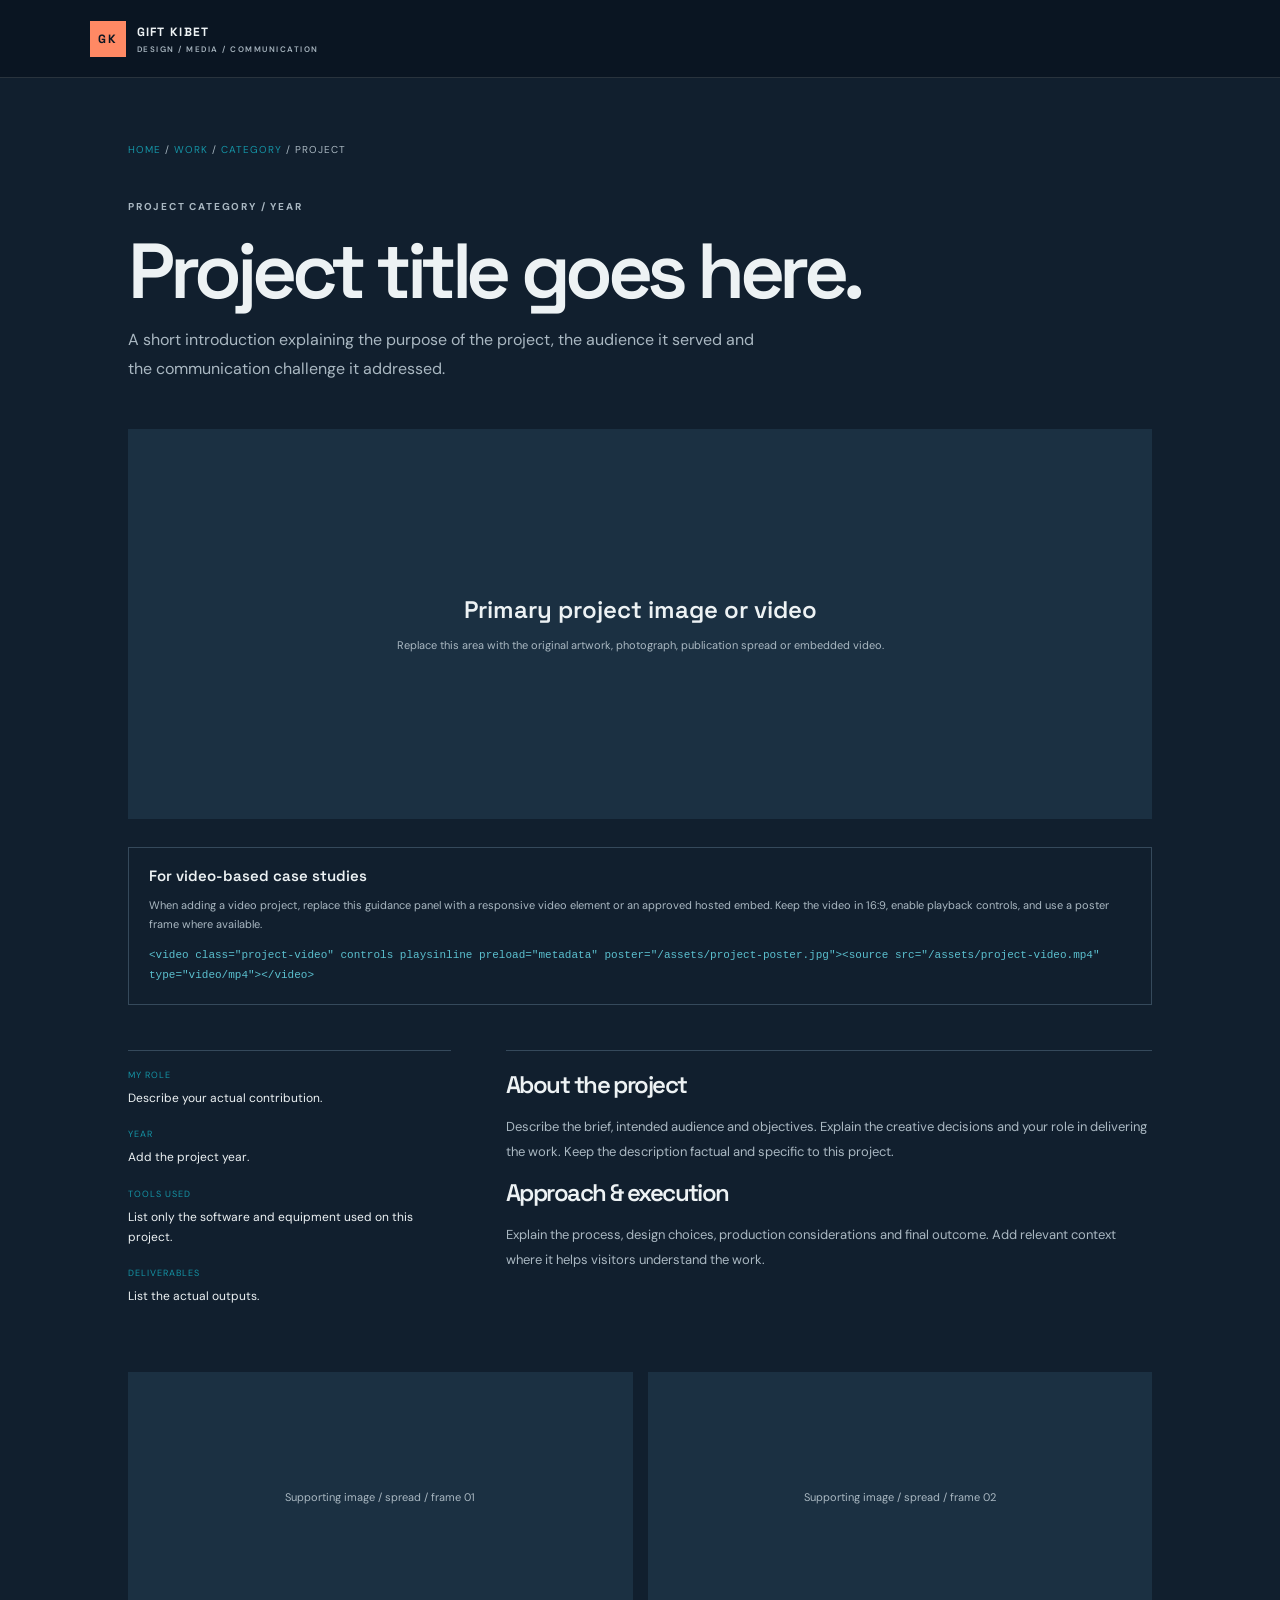
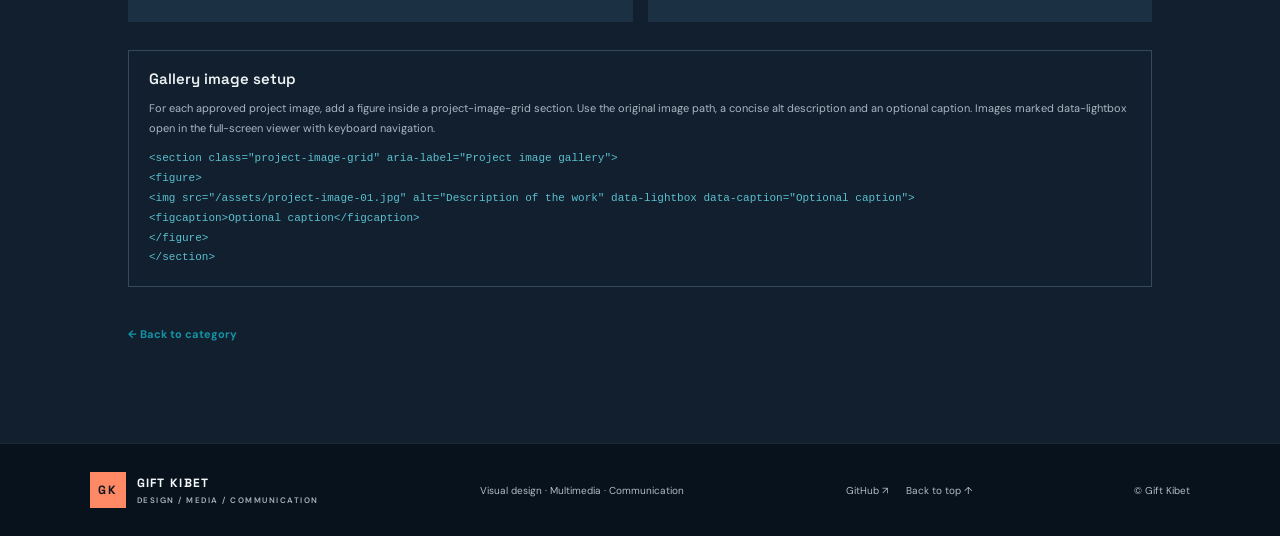
<file: work/project-template/index.html>
<!doctype html>
<html lang="en"><head><meta charset="utf-8"><meta name="viewport" content="width=device-width,initial-scale=1"><meta name="theme-color" content="#101d2b"><meta name="description" content="Project case study by Gift Kibet."><title>Project title — Gift Kibet</title><link rel="preconnect" href="https://fonts.googleapis.com"><link rel="preconnect" href="https://fonts.gstatic.com" crossorigin><link href="https://fonts.googleapis.com/css2?family=DM+Sans:wght@400;500;600;700&family=Space+Grotesk:wght@400;500;600;700&display=swap" rel="stylesheet"><link rel="stylesheet" href="/styles.css"><link rel="stylesheet" href="/work.css"><link rel="icon" type="image/svg+xml" href="/favicon.svg"><link rel="canonical" href="https://gift-kibet-portfolio.vercel.app/work/project-template/"></head>
<body><header class="site-header"><a class="wordmark" href="/#top"><span class="mark">GK</span><span class="wordmark-name">GIFT KIBET<small>DESIGN / MEDIA / COMMUNICATION</small></span></a><details class="work-menu"><summary>Menu <span>＋</span></summary><nav class="navigation" aria-label="Main navigation"><a href="/#work">All work</a><a href="/#about">Profile</a><a href="/#skills">Skills & tools</a><a href="/#contact" class="nav-contact">Contact ↗</a></nav></details></header>
<main class="project-template"><div class="work-breadcrumb"><a href="/">HOME</a> / <a href="/#work">WORK</a> / <a href="../">CATEGORY</a> / PROJECT</div><header class="project-header"><p class="eyebrow">PROJECT CATEGORY / YEAR</p><h1>Project title goes here.</h1><p>A short introduction explaining the purpose of the project, the audience it served and the communication challenge it addressed.</p></header><section class="project-media-placeholder"><div><strong>Primary project image or video</strong><span>Replace this area with the original artwork, photograph, publication spread or embedded video.</span></div></section><section class="project-video-guide" aria-label="Video project media guidance"><strong>For video-based case studies</strong><p>When adding a video project, replace this guidance panel with a responsive video element or an approved hosted embed. Keep the video in 16:9, enable playback controls, and use a poster frame where available.</p><code>&lt;video class="project-video" controls playsinline preload="metadata" poster="/assets/project-poster.jpg"&gt;&lt;source src="/assets/project-video.mp4" type="video/mp4"&gt;&lt;/video&gt;</code></section><section class="project-details"><aside class="project-meta"><span>MY ROLE</span><p>Describe your actual contribution.</p><span>YEAR</span><p>Add the project year.</p><span>TOOLS USED</span><p>List only the software and equipment used on this project.</p><span>DELIVERABLES</span><p>List the actual outputs.</p></aside><article class="project-description"><h2>About the project</h2><p>Describe the brief, intended audience and objectives. Explain the creative decisions and your role in delivering the work. Keep the description factual and specific to this project.</p><h2>Approach & execution</h2><p>Explain the process, design choices, production considerations and final outcome. Add relevant context where it helps visitors understand the work.</p></article></section><section class="project-gallery-placeholder" aria-label="Supporting project media"><div>Supporting image / spread / frame 01</div><div>Supporting image / spread / frame 02</div></section><section class="project-video-guide" aria-label="Gallery image setup"><strong>Gallery image setup</strong><p>For each approved project image, add a figure inside a project-image-grid section. Use the original image path, a concise alt description and an optional caption. Images marked data-lightbox open in the full-screen viewer with keyboard navigation.</p><code>&lt;section class="project-image-grid" aria-label="Project image gallery"&gt;<br> &lt;figure&gt;<br>  &lt;img src="/assets/project-image-01.jpg" alt="Description of the work" data-lightbox data-caption="Optional caption"&gt;<br>  &lt;figcaption&gt;Optional caption&lt;/figcaption&gt;<br> &lt;/figure&gt;<br>&lt;/section&gt;</code></section><a class="project-back" href="../">← Back to category</a></main><footer><a class="wordmark" href="/#top"><span class="mark">GK</span><span class="wordmark-name">GIFT KIBET<small>DESIGN / MEDIA / COMMUNICATION</small></span></a><p>Visual design · Multimedia · Communication</p><div class="footer-links"><a href="https://github.com/gikiocGkC" target="_blank" rel="noopener noreferrer">GitHub ↗</a><a href="/#top">Back to top ↑</a></div><small>© Gift Kibet</small></footer><script src="/project-gallery.js" defer></script></body></html>
</file>
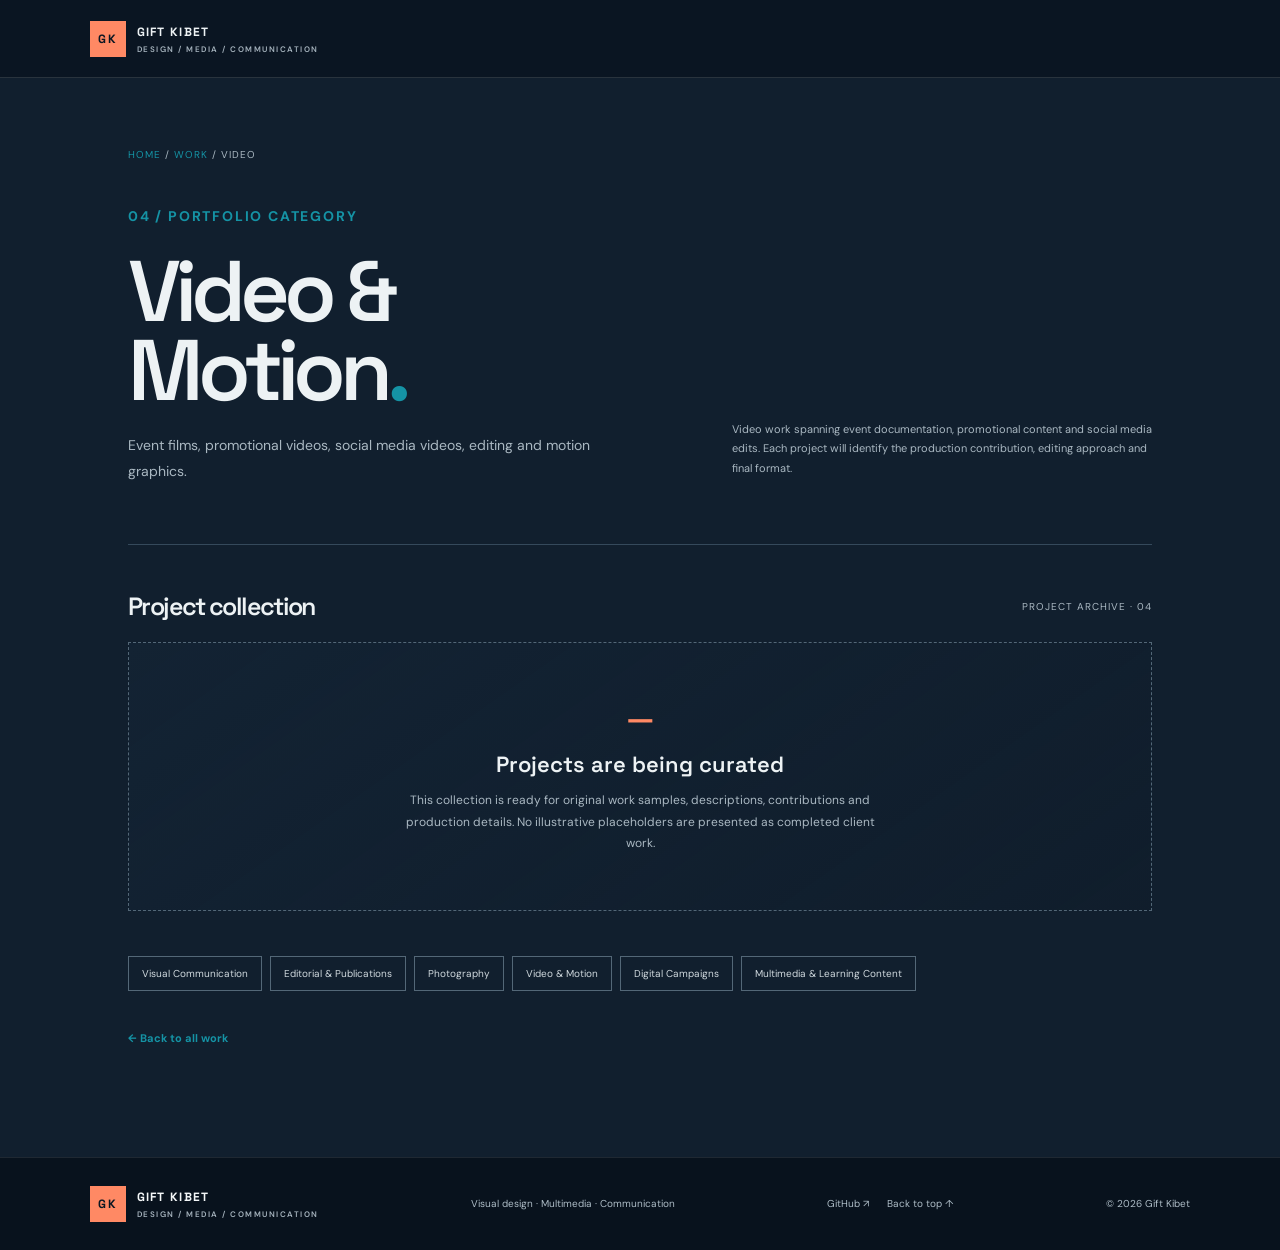
<file: work/video-motion/index.html>
<!doctype html>
<html lang="en"><head><meta charset="utf-8"><meta name="viewport" content="width=device-width,initial-scale=1"><meta name="theme-color" content="#0b1622"><meta name="description" content="Video & Motion portfolio by Gift Kibet. Event films, promotional videos, social media videos, editing and motion graphics."><title>Video & Motion — Gift Kibet</title><link rel="preconnect" href="https://fonts.googleapis.com"><link rel="preconnect" href="https://fonts.gstatic.com" crossorigin><link href="https://fonts.googleapis.com/css2?family=DM+Sans:wght@400;500;600;700&family=Space+Grotesk:wght@400;500;600;700&display=swap" rel="stylesheet"><link rel="stylesheet" href="/styles.css"><link rel="stylesheet" href="/work.css"><link rel="icon" type="image/svg+xml" href="/favicon.svg"><link rel="canonical" href="https://gift-kibet-portfolio.vercel.app/work/video-motion/"></head>
<body><a class="skip-link" href="#main">Skip to content</a><header class="site-header"><a class="wordmark" href="/#top"><span class="mark">GK</span><span class="wordmark-name">GIFT KIBET<small>DESIGN / MEDIA / COMMUNICATION</small></span></a><details class="work-menu"><summary>Menu <span>＋</span></summary><nav class="navigation" aria-label="Main navigation"><a href="/#work">All work</a><a href="/#about">Profile</a><a href="/#skills">Skills & tools</a><a href="/#contact" class="nav-contact">Contact ↗</a></nav></details></header>
<main id="main" class="work-page"><div class="work-breadcrumb"><a href="/">HOME</a> / <a href="/#work">WORK</a> / VIDEO</div><section class="work-hero"><div><p class="eyebrow">04 / PORTFOLIO CATEGORY</p><h1>Video &<br>Motion<em>.</em></h1><p>Event films, promotional videos, social media videos, editing and motion graphics.</p></div><div class="work-hero-aside">Video work spanning event documentation, promotional content and social media edits. Each project will identify the production contribution, editing approach and final format.</div></section><div class="archive-heading"><h2>Project collection</h2><span>PROJECT ARCHIVE · 04</span></div><section class="archive-empty" aria-labelledby="archive-status-title"><div class="empty-mark">—</div><h3 id="archive-status-title">Projects are being curated</h3><p>This collection is ready for original work samples, descriptions, contributions and production details. No illustrative placeholders are presented as completed client work.</p></section><nav class="category-nav" aria-label="Explore other work categories"><a href="/work/visual-communication/">Visual Communication</a><a href="/work/editorial/">Editorial & Publications</a><a href="/work/photography/">Photography</a><a href="/work/video-motion/">Video & Motion</a><a href="/work/digital-campaigns/">Digital Campaigns</a><a href="/work/learning-content/">Multimedia & Learning Content</a></nav><a class="project-back" href="/#work">← Back to all work</a></main><footer><a class="wordmark" href="/#top"><span class="mark">GK</span><span class="wordmark-name">GIFT KIBET<small>DESIGN / MEDIA / COMMUNICATION</small></span></a><p>Visual design · Multimedia · Communication</p><div class="footer-links"><a href="https://github.com/gikiocGkC" target="_blank" rel="noopener noreferrer">GitHub ↗</a><a href="/#top">Back to top ↑</a></div><small>© 2026 Gift Kibet</small></footer></body></html>
</file>
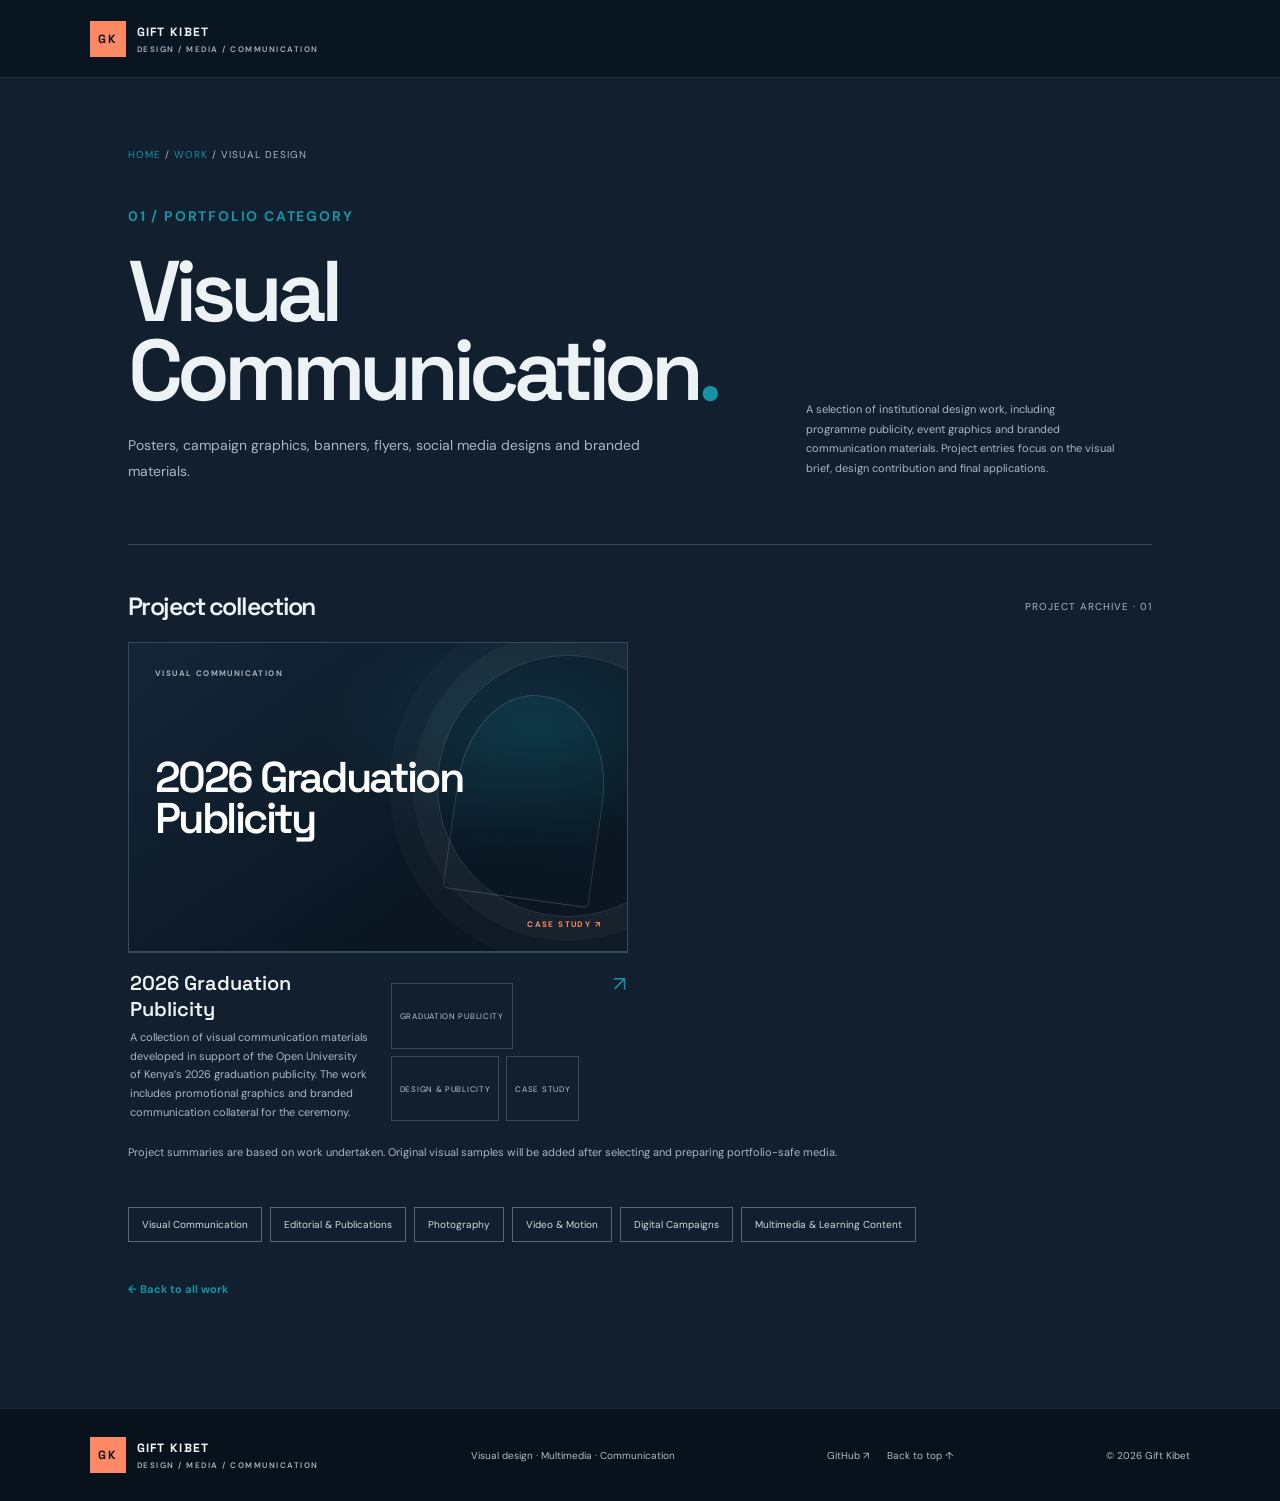
<file: work/visual-communication/index.html>
<!doctype html>
<html lang="en"><head><meta charset="utf-8"><meta name="viewport" content="width=device-width,initial-scale=1"><meta name="theme-color" content="#0b1622"><meta name="description" content="Visual Communication portfolio by Gift Kibet. Posters, campaign graphics, banners, flyers, social media designs and branded materials."><title>Visual Communication — Gift Kibet</title><link rel="preconnect" href="https://fonts.googleapis.com"><link rel="preconnect" href="https://fonts.gstatic.com" crossorigin><link href="https://fonts.googleapis.com/css2?family=DM+Sans:wght@400;500;600;700&family=Space+Grotesk:wght@400;500;600;700&display=swap" rel="stylesheet"><link rel="stylesheet" href="/styles.css"><link rel="stylesheet" href="/work.css"><link rel="icon" type="image/svg+xml" href="/favicon.svg"><link rel="canonical" href="https://gift-kibet-portfolio.vercel.app/work/visual-communication/"></head>
<body><a class="skip-link" href="#main">Skip to content</a><header class="site-header"><a class="wordmark" href="/#top"><span class="mark">GK</span><span class="wordmark-name">GIFT KIBET<small>DESIGN / MEDIA / COMMUNICATION</small></span></a><details class="work-menu"><summary>Menu <span>＋</span></summary><nav class="navigation" aria-label="Main navigation"><a href="/#work">All work</a><a href="/#about">Profile</a><a href="/#skills">Skills & tools</a><a href="/#contact" class="nav-contact">Contact ↗</a></nav></details></header>
<main id="main" class="work-page"><div class="work-breadcrumb"><a href="/">HOME</a> / <a href="/#work">WORK</a> / VISUAL DESIGN</div><section class="work-hero"><div><p class="eyebrow">01 / PORTFOLIO CATEGORY</p><h1>Visual Communication<em>.</em></h1><p>Posters, campaign graphics, banners, flyers, social media designs and branded materials.</p></div><div class="work-hero-aside">A selection of institutional design work, including programme publicity, event graphics and branded communication materials. Project entries focus on the visual brief, design contribution and final applications.</div></section><div class="archive-heading"><h2>Project collection</h2><span>PROJECT ARCHIVE · 01</span></div><section class="project-card-grid"><a class="project-card" href="/work/visual-communication/graduation-2026-publicity/"><div class="project-card-art"><span>VISUAL COMMUNICATION</span><strong>2026 Graduation Publicity</strong><small>CASE STUDY ↗</small></div><div class="project-card-info"><div><h3>2026 Graduation Publicity</h3><p>A collection of visual communication materials developed in support of the Open University of Kenya’s 2026 graduation publicity. The work includes promotional graphics and branded communication collateral for the ceremony.</p></div><div class="project-card-meta" aria-label="Project details"><span>GRADUATION PUBLICITY</span><span>Design & publicity</span><span>Case study</span></div><span>↗</span></div></a></section><p class="archive-footnote">Project summaries are based on work undertaken. Original visual samples will be added after selecting and preparing portfolio-safe media.</p><nav class="category-nav" aria-label="Explore other work categories"><a href="/work/visual-communication/">Visual Communication</a><a href="/work/editorial/">Editorial & Publications</a><a href="/work/photography/">Photography</a><a href="/work/video-motion/">Video & Motion</a><a href="/work/digital-campaigns/">Digital Campaigns</a><a href="/work/learning-content/">Multimedia & Learning Content</a></nav><a class="project-back" href="/#work">← Back to all work</a></main><footer><a class="wordmark" href="/#top"><span class="mark">GK</span><span class="wordmark-name">GIFT KIBET<small>DESIGN / MEDIA / COMMUNICATION</small></span></a><p>Visual design · Multimedia · Communication</p><div class="footer-links"><a href="https://github.com/gikiocGkC" target="_blank" rel="noopener noreferrer">GitHub ↗</a><a href="/#top">Back to top ↑</a></div><small>© 2026 Gift Kibet</small></footer></body></html>
</file>
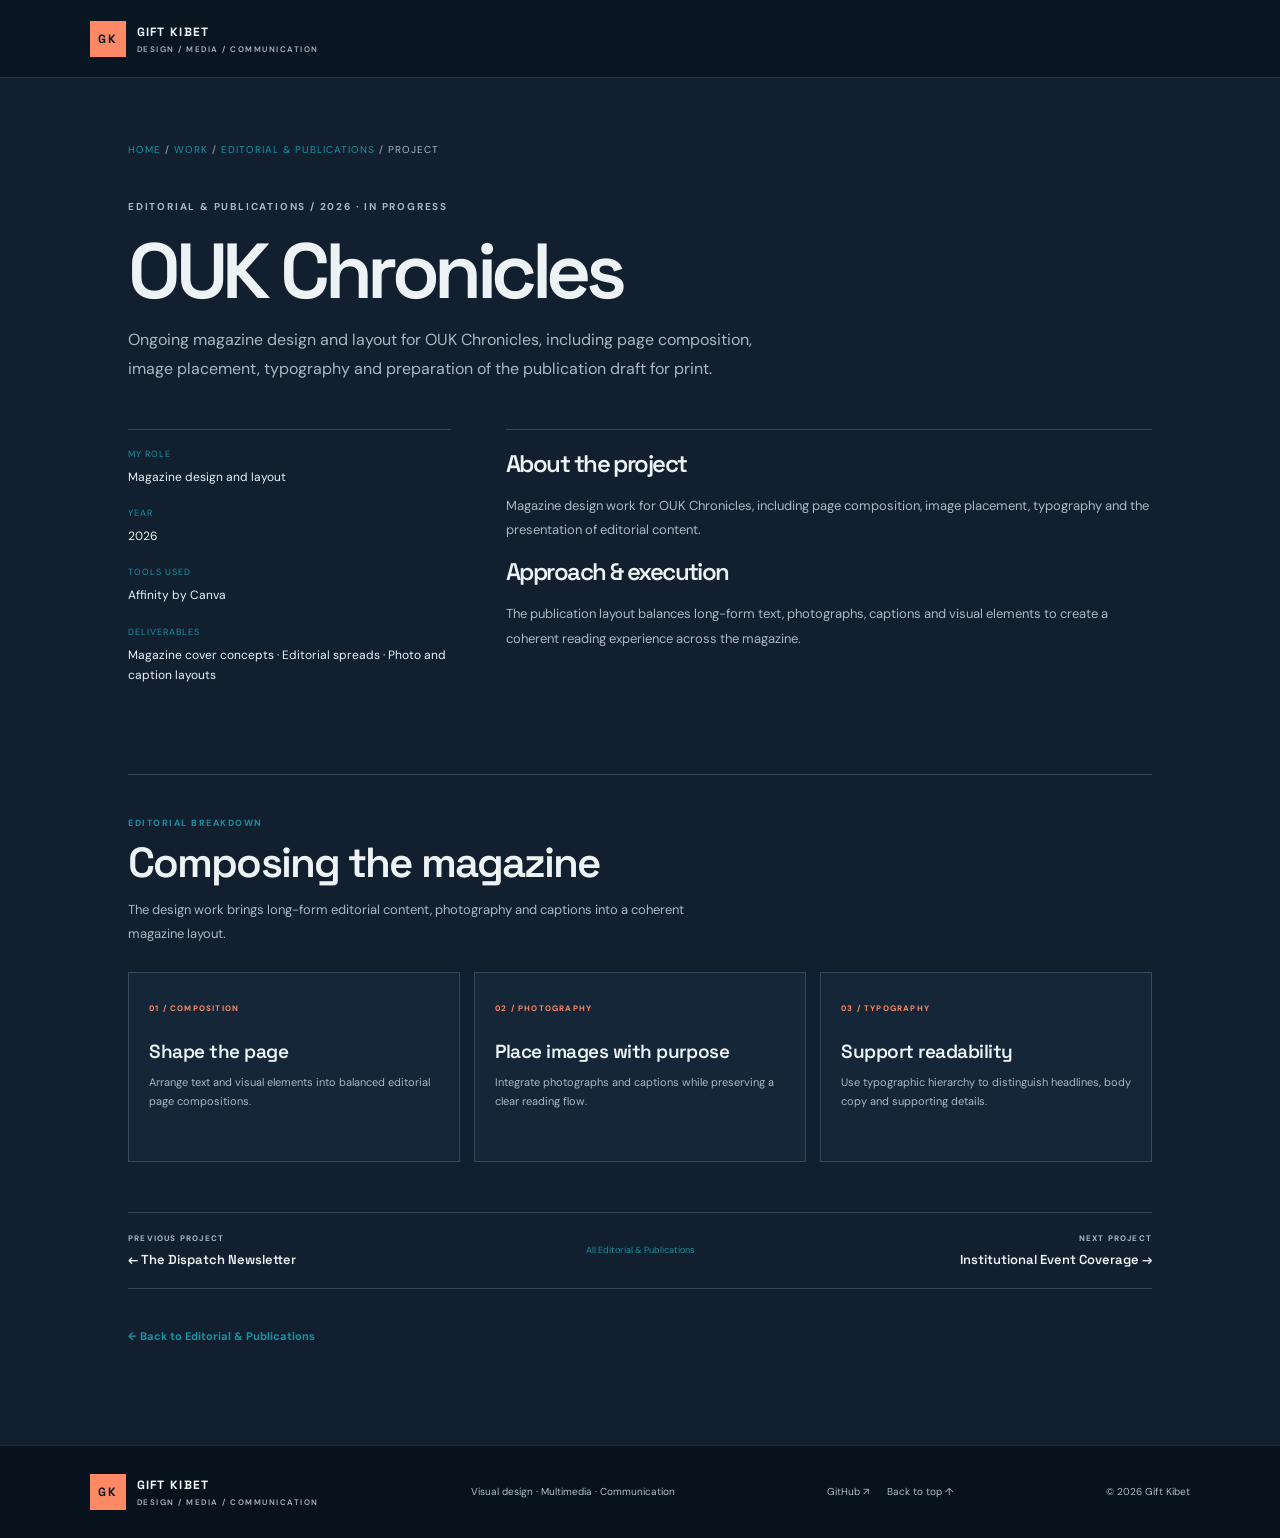
<file: work/editorial/ouk-chronicles/index.html>
<!doctype html><html lang="en"><head><meta charset="utf-8"><meta name="viewport" content="width=device-width,initial-scale=1"><meta name="theme-color" content="#101d2b"><meta name="description" content="OUK Chronicles — selected editorial & publications work by Gift Kibet."><title>OUK Chronicles — Gift Kibet</title><link rel="preconnect" href="https://fonts.googleapis.com"><link rel="preconnect" href="https://fonts.gstatic.com" crossorigin><link href="https://fonts.googleapis.com/css2?family=DM+Sans:wght@400;500;600;700&family=Space+Grotesk:wght@400;500;600;700&display=swap" rel="stylesheet"><link rel="stylesheet" href="/styles.css"><link rel="stylesheet" href="/work.css"><link rel="icon" type="image/svg+xml" href="/favicon.svg"><link rel="canonical" href="https://gift-kibet-portfolio.vercel.app/work/editorial/ouk-chronicles/"></head><body><a class="skip-link" href="#main">Skip to content</a><header class="site-header"><a class="wordmark" href="/#top"><span class="mark">GK</span><span class="wordmark-name">GIFT KIBET<small>DESIGN / MEDIA / COMMUNICATION</small></span></a><details class="work-menu"><summary>Menu <span>＋</span></summary><nav class="navigation" aria-label="Main navigation"><a href="/#work">All work</a><a href="/#about">Profile</a><a href="/#skills">Skills & tools</a><a href="/#contact" class="nav-contact">Contact ↗</a></nav></details></header><main class="project-template"><div class="work-breadcrumb"><a href="/">HOME</a> / <a href="/#work">WORK</a> / <a href="/work/editorial/">EDITORIAL & PUBLICATIONS</a> / PROJECT</div><header class="project-header"><p class="eyebrow">EDITORIAL & PUBLICATIONS / 2026 · IN PROGRESS</p><h1>OUK Chronicles</h1><p>Ongoing magazine design and layout for OUK Chronicles, including page composition, image placement, typography and preparation of the publication draft for print.</p></header><section class="project-details"><aside class="project-meta"><span>MY ROLE</span><p>Magazine design and layout</p><span>YEAR</span><p>2026</p><span>TOOLS USED</span><p>Affinity by Canva</p><span>DELIVERABLES</span><p>Magazine cover concepts · Editorial spreads · Photo and caption layouts</p></aside><article class="project-description"><h2>About the project</h2><p>Magazine design work for OUK Chronicles, including page composition, image placement, typography and the presentation of editorial content.</p><h2>Approach & execution</h2><p>The publication layout balances long-form text, photographs, captions and visual elements to create a coherent reading experience across the magazine.</p></article></section><section class="case-study-focus" aria-labelledby="focus-title"><div class="case-study-section-heading"><p class="eyebrow">EDITORIAL BREAKDOWN</p><h2 id="focus-title">Composing the magazine</h2><p>The design work brings long-form editorial content, photography and captions into a coherent magazine layout.</p></div><div class="case-study-focus-grid"><article><span>01 / COMPOSITION</span><h3>Shape the page</h3><p>Arrange text and visual elements into balanced editorial page compositions.</p></article><article><span>02 / PHOTOGRAPHY</span><h3>Place images with purpose</h3><p>Integrate photographs and captions while preserving a clear reading flow.</p></article><article><span>03 / TYPOGRAPHY</span><h3>Support readability</h3><p>Use typographic hierarchy to distinguish headlines, body copy and supporting details.</p></article></div></section><nav class="project-pagination" aria-label="Project navigation"><a class="project-page-link project-page-prev" href="/work/editorial/the-dispatch/"><span>PREVIOUS PROJECT</span><strong>← The Dispatch Newsletter</strong></a><a class="project-page-category" href="/work/editorial/">All Editorial & Publications</a><a class="project-page-link project-page-next" href="/work/photography/institutional-event-coverage/"><span>NEXT PROJECT</span><strong>Institutional Event Coverage →</strong></a></nav><a class="project-back" href="/work/editorial/">← Back to Editorial & Publications</a></main><footer><a class="wordmark" href="/#top"><span class="mark">GK</span><span class="wordmark-name">GIFT KIBET<small>DESIGN / MEDIA / COMMUNICATION</small></span></a><p>Visual design · Multimedia · Communication</p><div class="footer-links"><a href="https://github.com/gikiocGkC" target="_blank" rel="noopener noreferrer">GitHub ↗</a><a href="/#top">Back to top ↑</a></div><small>© 2026 Gift Kibet</small></footer><script src="/project-gallery.js" defer></script></body></html>
</file>
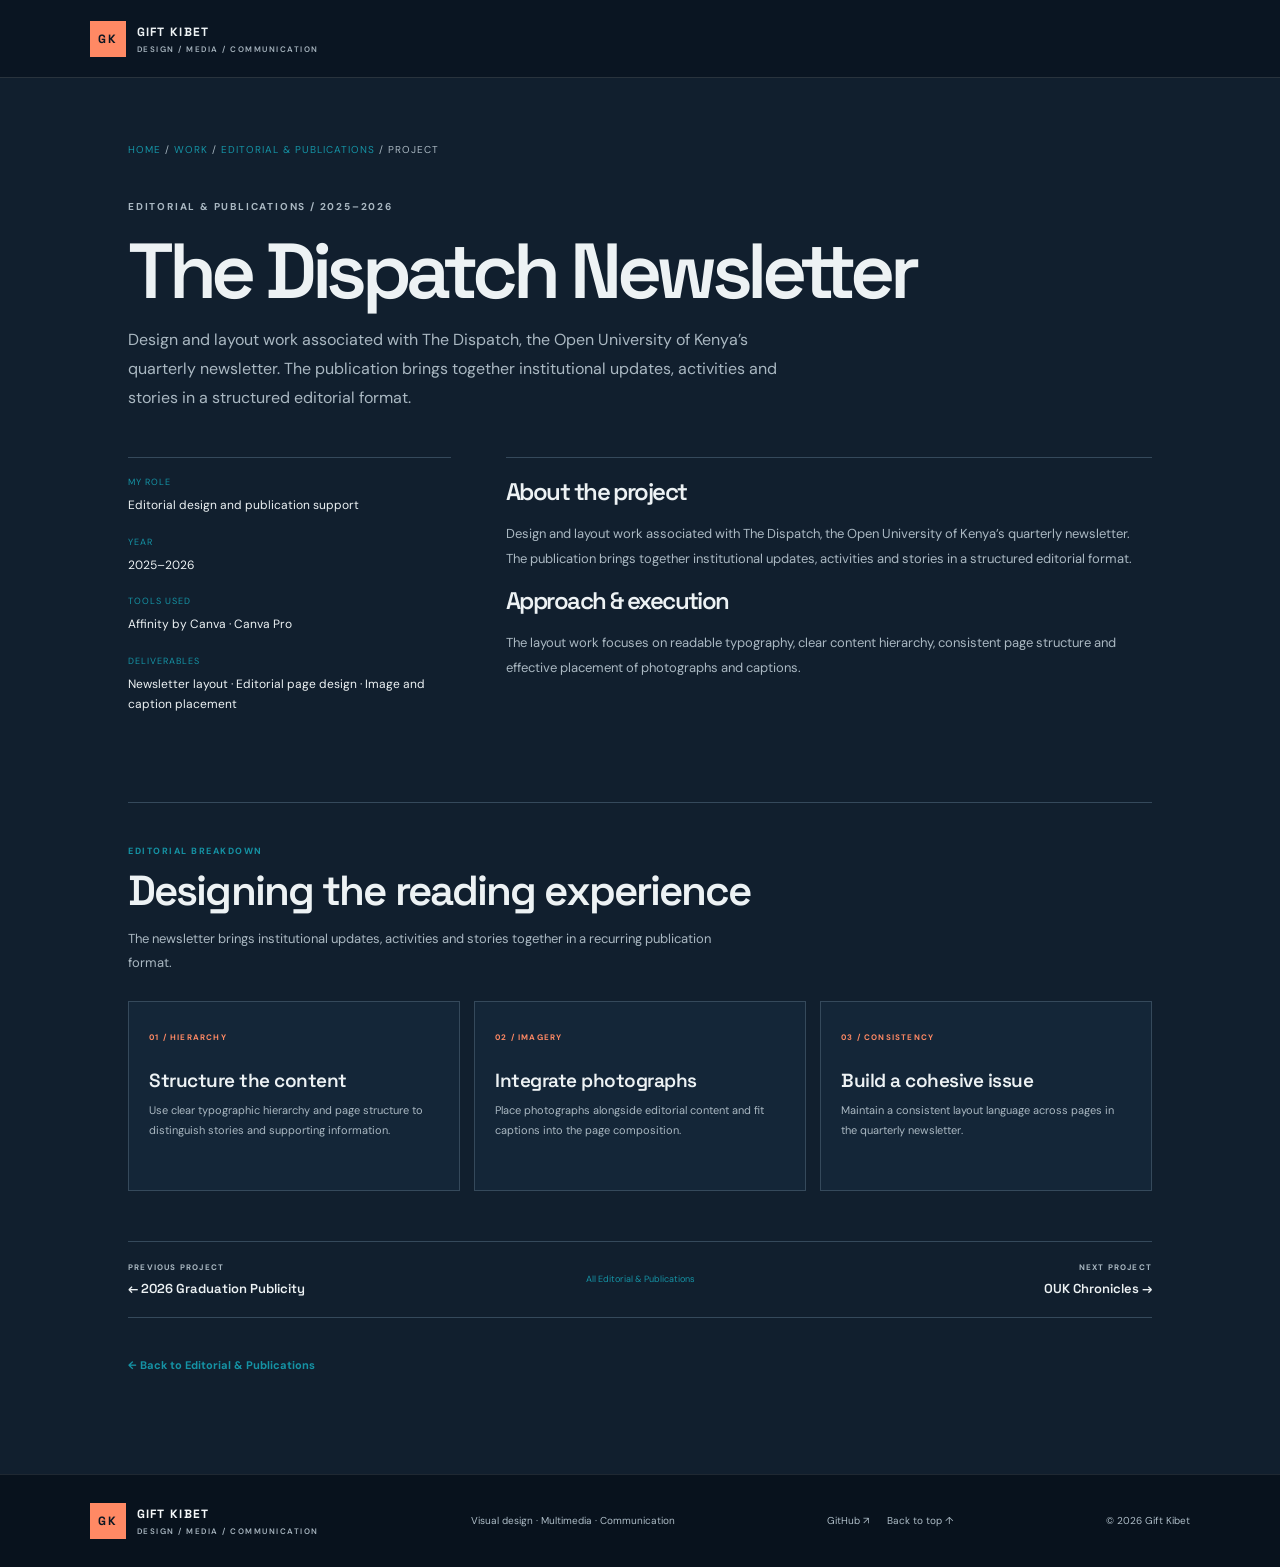
<file: work/editorial/the-dispatch/index.html>
<!doctype html><html lang="en"><head><meta charset="utf-8"><meta name="viewport" content="width=device-width,initial-scale=1"><meta name="theme-color" content="#101d2b"><meta name="description" content="The Dispatch Newsletter — selected editorial & publications work by Gift Kibet."><title>The Dispatch Newsletter — Gift Kibet</title><link rel="preconnect" href="https://fonts.googleapis.com"><link rel="preconnect" href="https://fonts.gstatic.com" crossorigin><link href="https://fonts.googleapis.com/css2?family=DM+Sans:wght@400;500;600;700&family=Space+Grotesk:wght@400;500;600;700&display=swap" rel="stylesheet"><link rel="stylesheet" href="/styles.css"><link rel="stylesheet" href="/work.css"><link rel="icon" type="image/svg+xml" href="/favicon.svg"><link rel="canonical" href="https://gift-kibet-portfolio.vercel.app/work/editorial/the-dispatch/"></head><body><a class="skip-link" href="#main">Skip to content</a><header class="site-header"><a class="wordmark" href="/#top"><span class="mark">GK</span><span class="wordmark-name">GIFT KIBET<small>DESIGN / MEDIA / COMMUNICATION</small></span></a><details class="work-menu"><summary>Menu <span>＋</span></summary><nav class="navigation" aria-label="Main navigation"><a href="/#work">All work</a><a href="/#about">Profile</a><a href="/#skills">Skills & tools</a><a href="/#contact" class="nav-contact">Contact ↗</a></nav></details></header><main class="project-template"><div class="work-breadcrumb"><a href="/">HOME</a> / <a href="/#work">WORK</a> / <a href="/work/editorial/">EDITORIAL & PUBLICATIONS</a> / PROJECT</div><header class="project-header"><p class="eyebrow">EDITORIAL & PUBLICATIONS / 2025–2026</p><h1>The Dispatch Newsletter</h1><p>Design and layout work associated with The Dispatch, the Open University of Kenya’s quarterly newsletter. The publication brings together institutional updates, activities and stories in a structured editorial format.</p></header><section class="project-details"><aside class="project-meta"><span>MY ROLE</span><p>Editorial design and publication support</p><span>YEAR</span><p>2025–2026</p><span>TOOLS USED</span><p>Affinity by Canva · Canva Pro</p><span>DELIVERABLES</span><p>Newsletter layout · Editorial page design · Image and caption placement</p></aside><article class="project-description"><h2>About the project</h2><p>Design and layout work associated with The Dispatch, the Open University of Kenya’s quarterly newsletter. The publication brings together institutional updates, activities and stories in a structured editorial format.</p><h2>Approach & execution</h2><p>The layout work focuses on readable typography, clear content hierarchy, consistent page structure and effective placement of photographs and captions.</p></article></section><section class="case-study-focus" aria-labelledby="focus-title"><div class="case-study-section-heading"><p class="eyebrow">EDITORIAL BREAKDOWN</p><h2 id="focus-title">Designing the reading experience</h2><p>The newsletter brings institutional updates, activities and stories together in a recurring publication format.</p></div><div class="case-study-focus-grid"><article><span>01 / HIERARCHY</span><h3>Structure the content</h3><p>Use clear typographic hierarchy and page structure to distinguish stories and supporting information.</p></article><article><span>02 / IMAGERY</span><h3>Integrate photographs</h3><p>Place photographs alongside editorial content and fit captions into the page composition.</p></article><article><span>03 / CONSISTENCY</span><h3>Build a cohesive issue</h3><p>Maintain a consistent layout language across pages in the quarterly newsletter.</p></article></div></section><nav class="project-pagination" aria-label="Project navigation"><a class="project-page-link project-page-prev" href="/work/visual-communication/graduation-2026-publicity/"><span>PREVIOUS PROJECT</span><strong>← 2026 Graduation Publicity</strong></a><a class="project-page-category" href="/work/editorial/">All Editorial & Publications</a><a class="project-page-link project-page-next" href="/work/editorial/ouk-chronicles/"><span>NEXT PROJECT</span><strong>OUK Chronicles →</strong></a></nav><a class="project-back" href="/work/editorial/">← Back to Editorial & Publications</a></main><footer><a class="wordmark" href="/#top"><span class="mark">GK</span><span class="wordmark-name">GIFT KIBET<small>DESIGN / MEDIA / COMMUNICATION</small></span></a><p>Visual design · Multimedia · Communication</p><div class="footer-links"><a href="https://github.com/gikiocGkC" target="_blank" rel="noopener noreferrer">GitHub ↗</a><a href="/#top">Back to top ↑</a></div><small>© 2026 Gift Kibet</small></footer><script src="/project-gallery.js" defer></script></body></html>
</file>
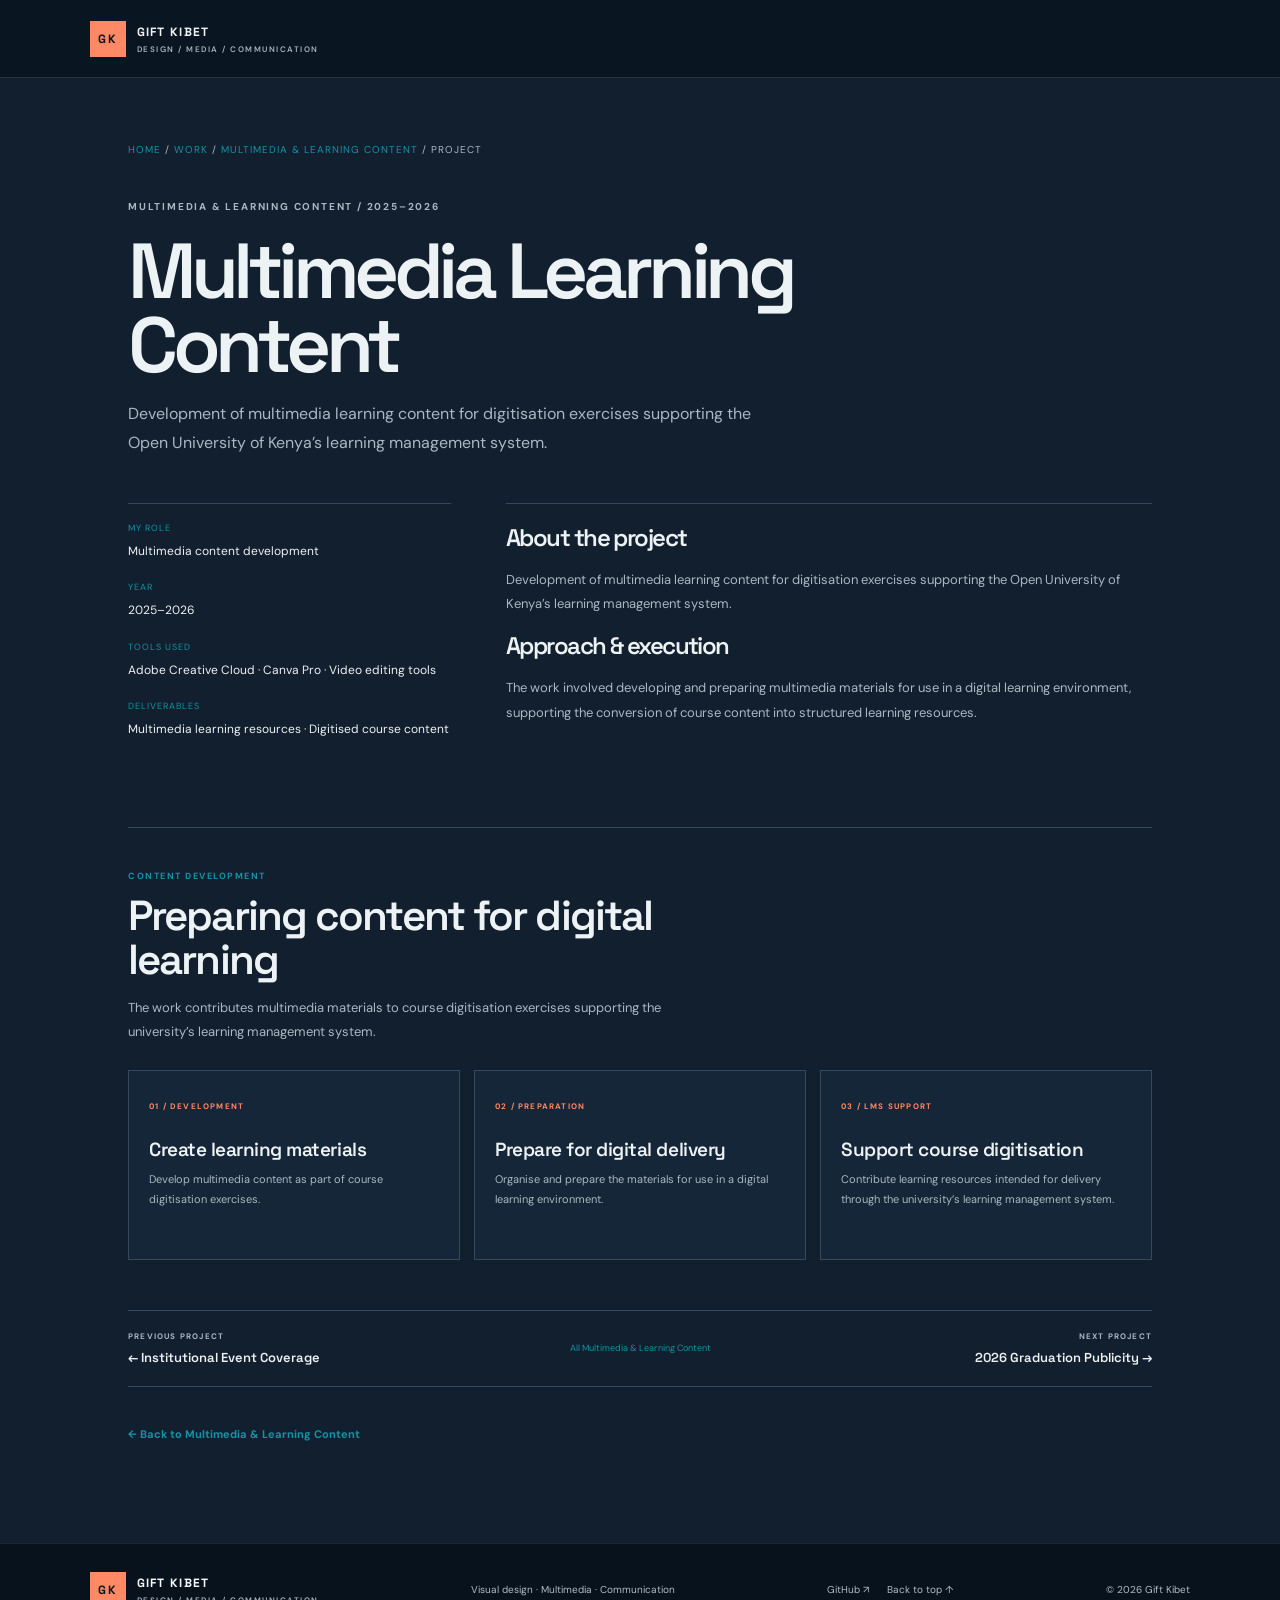
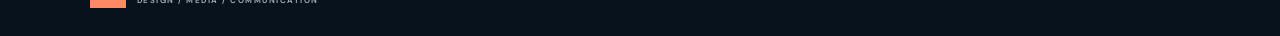
<file: work/learning-content/multimedia-learning-content/index.html>
<!doctype html><html lang="en"><head><meta charset="utf-8"><meta name="viewport" content="width=device-width,initial-scale=1"><meta name="theme-color" content="#101d2b"><meta name="description" content="Multimedia Learning Content — selected multimedia & learning content work by Gift Kibet."><title>Multimedia Learning Content — Gift Kibet</title><link rel="preconnect" href="https://fonts.googleapis.com"><link rel="preconnect" href="https://fonts.gstatic.com" crossorigin><link href="https://fonts.googleapis.com/css2?family=DM+Sans:wght@400;500;600;700&family=Space+Grotesk:wght@400;500;600;700&display=swap" rel="stylesheet"><link rel="stylesheet" href="/styles.css"><link rel="stylesheet" href="/work.css"><link rel="icon" type="image/svg+xml" href="/favicon.svg"><link rel="canonical" href="https://gift-kibet-portfolio.vercel.app/work/learning-content/multimedia-learning-content/"></head><body><a class="skip-link" href="#main">Skip to content</a><header class="site-header"><a class="wordmark" href="/#top"><span class="mark">GK</span><span class="wordmark-name">GIFT KIBET<small>DESIGN / MEDIA / COMMUNICATION</small></span></a><details class="work-menu"><summary>Menu <span>＋</span></summary><nav class="navigation" aria-label="Main navigation"><a href="/#work">All work</a><a href="/#about">Profile</a><a href="/#skills">Skills & tools</a><a href="/#contact" class="nav-contact">Contact ↗</a></nav></details></header><main class="project-template"><div class="work-breadcrumb"><a href="/">HOME</a> / <a href="/#work">WORK</a> / <a href="/work/learning-content/">MULTIMEDIA & LEARNING CONTENT</a> / PROJECT</div><header class="project-header"><p class="eyebrow">MULTIMEDIA & LEARNING CONTENT / 2025–2026</p><h1>Multimedia Learning Content</h1><p>Development of multimedia learning content for digitisation exercises supporting the Open University of Kenya’s learning management system.</p></header><section class="project-details"><aside class="project-meta"><span>MY ROLE</span><p>Multimedia content development</p><span>YEAR</span><p>2025–2026</p><span>TOOLS USED</span><p>Adobe Creative Cloud · Canva Pro · Video editing tools</p><span>DELIVERABLES</span><p>Multimedia learning resources · Digitised course content</p></aside><article class="project-description"><h2>About the project</h2><p>Development of multimedia learning content for digitisation exercises supporting the Open University of Kenya’s learning management system.</p><h2>Approach & execution</h2><p>The work involved developing and preparing multimedia materials for use in a digital learning environment, supporting the conversion of course content into structured learning resources.</p></article></section><section class="case-study-focus" aria-labelledby="focus-title"><div class="case-study-section-heading"><p class="eyebrow">CONTENT DEVELOPMENT</p><h2 id="focus-title">Preparing content for digital learning</h2><p>The work contributes multimedia materials to course digitisation exercises supporting the university’s learning management system.</p></div><div class="case-study-focus-grid"><article><span>01 / DEVELOPMENT</span><h3>Create learning materials</h3><p>Develop multimedia content as part of course digitisation exercises.</p></article><article><span>02 / PREPARATION</span><h3>Prepare for digital delivery</h3><p>Organise and prepare the materials for use in a digital learning environment.</p></article><article><span>03 / LMS SUPPORT</span><h3>Support course digitisation</h3><p>Contribute learning resources intended for delivery through the university’s learning management system.</p></article></div></section><nav class="project-pagination" aria-label="Project navigation"><a class="project-page-link project-page-prev" href="/work/photography/institutional-event-coverage/"><span>PREVIOUS PROJECT</span><strong>← Institutional Event Coverage</strong></a><a class="project-page-category" href="/work/learning-content/">All Multimedia & Learning Content</a><a class="project-page-link project-page-next" href="/work/visual-communication/graduation-2026-publicity/"><span>NEXT PROJECT</span><strong>2026 Graduation Publicity →</strong></a></nav><a class="project-back" href="/work/learning-content/">← Back to Multimedia & Learning Content</a></main><footer><a class="wordmark" href="/#top"><span class="mark">GK</span><span class="wordmark-name">GIFT KIBET<small>DESIGN / MEDIA / COMMUNICATION</small></span></a><p>Visual design · Multimedia · Communication</p><div class="footer-links"><a href="https://github.com/gikiocGkC" target="_blank" rel="noopener noreferrer">GitHub ↗</a><a href="/#top">Back to top ↑</a></div><small>© 2026 Gift Kibet</small></footer><script src="/project-gallery.js" defer></script></body></html>
</file>
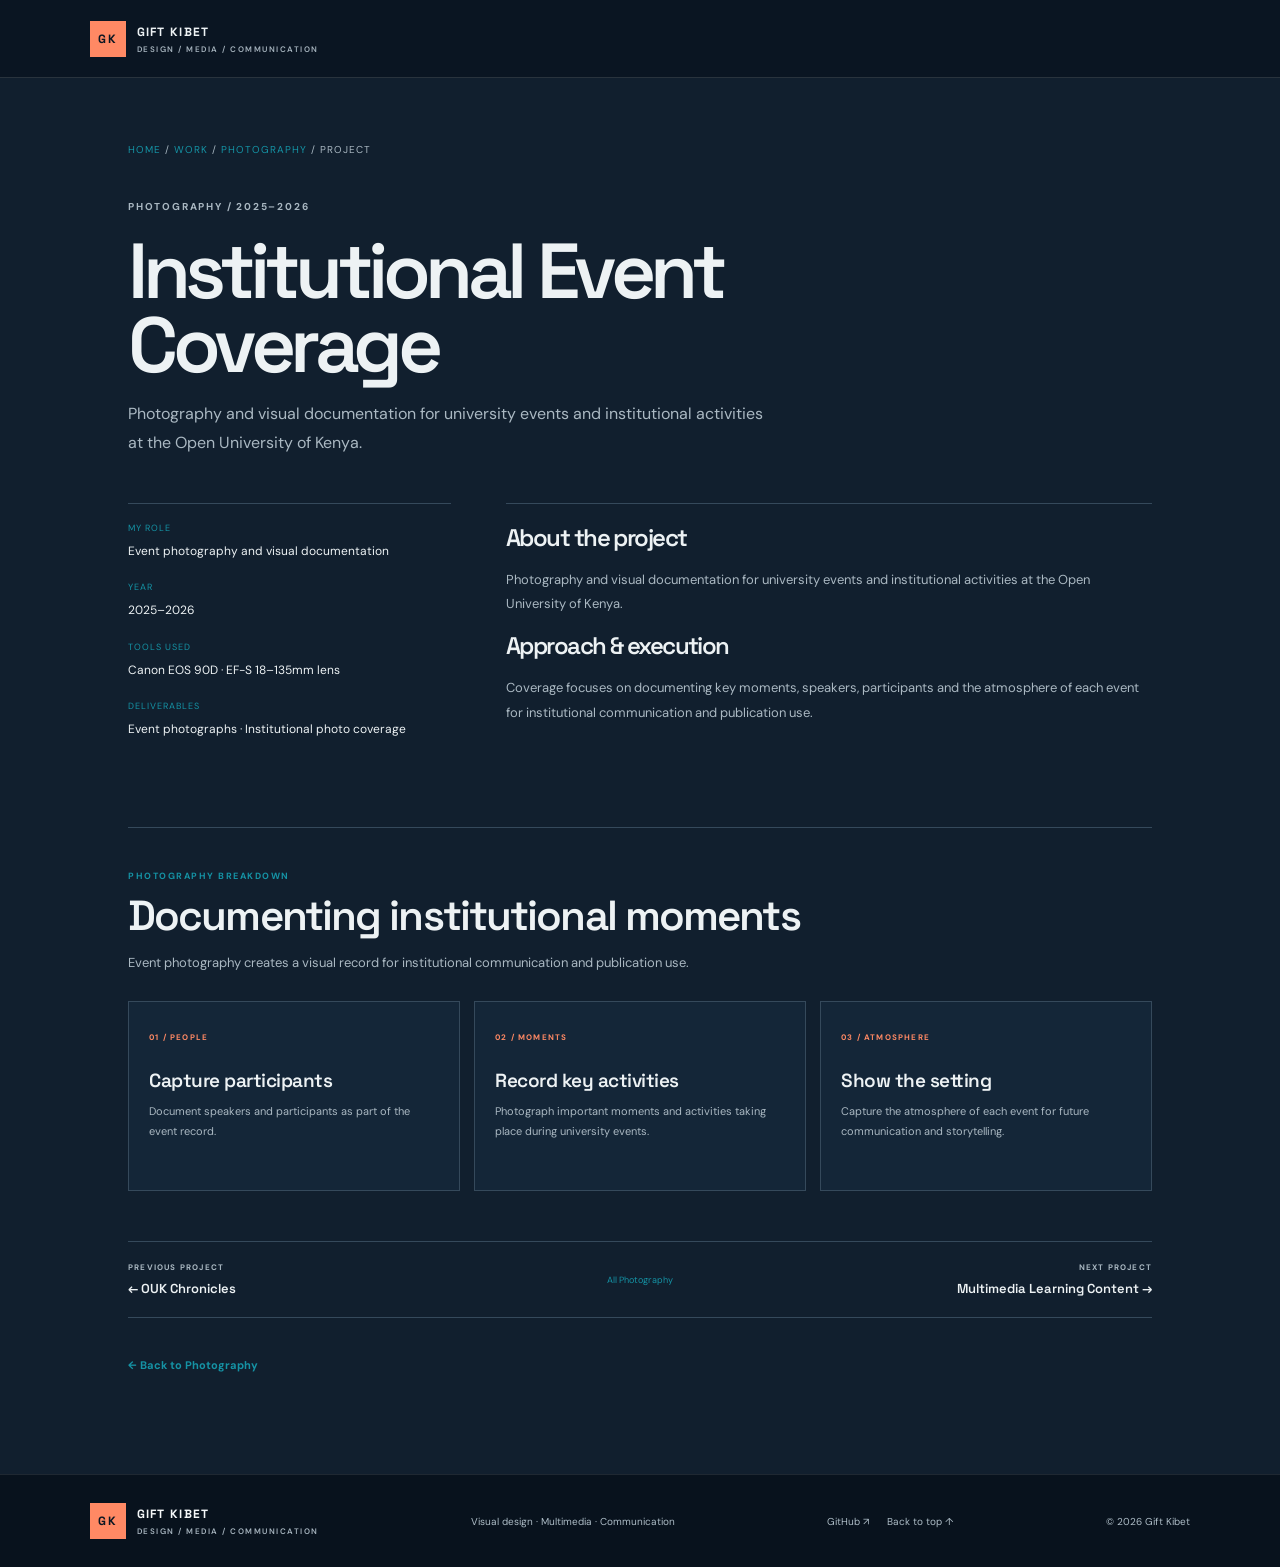
<file: work/photography/institutional-event-coverage/index.html>
<!doctype html><html lang="en"><head><meta charset="utf-8"><meta name="viewport" content="width=device-width,initial-scale=1"><meta name="theme-color" content="#101d2b"><meta name="description" content="Institutional Event Coverage — selected photography work by Gift Kibet."><title>Institutional Event Coverage — Gift Kibet</title><link rel="preconnect" href="https://fonts.googleapis.com"><link rel="preconnect" href="https://fonts.gstatic.com" crossorigin><link href="https://fonts.googleapis.com/css2?family=DM+Sans:wght@400;500;600;700&family=Space+Grotesk:wght@400;500;600;700&display=swap" rel="stylesheet"><link rel="stylesheet" href="/styles.css"><link rel="stylesheet" href="/work.css"><link rel="icon" type="image/svg+xml" href="/favicon.svg"><link rel="canonical" href="https://gift-kibet-portfolio.vercel.app/work/photography/institutional-event-coverage/"></head><body><a class="skip-link" href="#main">Skip to content</a><header class="site-header"><a class="wordmark" href="/#top"><span class="mark">GK</span><span class="wordmark-name">GIFT KIBET<small>DESIGN / MEDIA / COMMUNICATION</small></span></a><details class="work-menu"><summary>Menu <span>＋</span></summary><nav class="navigation" aria-label="Main navigation"><a href="/#work">All work</a><a href="/#about">Profile</a><a href="/#skills">Skills & tools</a><a href="/#contact" class="nav-contact">Contact ↗</a></nav></details></header><main class="project-template"><div class="work-breadcrumb"><a href="/">HOME</a> / <a href="/#work">WORK</a> / <a href="/work/photography/">PHOTOGRAPHY</a> / PROJECT</div><header class="project-header"><p class="eyebrow">PHOTOGRAPHY / 2025–2026</p><h1>Institutional Event Coverage</h1><p>Photography and visual documentation for university events and institutional activities at the Open University of Kenya.</p></header><section class="project-details"><aside class="project-meta"><span>MY ROLE</span><p>Event photography and visual documentation</p><span>YEAR</span><p>2025–2026</p><span>TOOLS USED</span><p>Canon EOS 90D · EF-S 18–135mm lens</p><span>DELIVERABLES</span><p>Event photographs · Institutional photo coverage</p></aside><article class="project-description"><h2>About the project</h2><p>Photography and visual documentation for university events and institutional activities at the Open University of Kenya.</p><h2>Approach & execution</h2><p>Coverage focuses on documenting key moments, speakers, participants and the atmosphere of each event for institutional communication and publication use.</p></article></section><section class="case-study-focus" aria-labelledby="focus-title"><div class="case-study-section-heading"><p class="eyebrow">PHOTOGRAPHY BREAKDOWN</p><h2 id="focus-title">Documenting institutional moments</h2><p>Event photography creates a visual record for institutional communication and publication use.</p></div><div class="case-study-focus-grid"><article><span>01 / PEOPLE</span><h3>Capture participants</h3><p>Document speakers and participants as part of the event record.</p></article><article><span>02 / MOMENTS</span><h3>Record key activities</h3><p>Photograph important moments and activities taking place during university events.</p></article><article><span>03 / ATMOSPHERE</span><h3>Show the setting</h3><p>Capture the atmosphere of each event for future communication and storytelling.</p></article></div></section><nav class="project-pagination" aria-label="Project navigation"><a class="project-page-link project-page-prev" href="/work/editorial/ouk-chronicles/"><span>PREVIOUS PROJECT</span><strong>← OUK Chronicles</strong></a><a class="project-page-category" href="/work/photography/">All Photography</a><a class="project-page-link project-page-next" href="/work/learning-content/multimedia-learning-content/"><span>NEXT PROJECT</span><strong>Multimedia Learning Content →</strong></a></nav><a class="project-back" href="/work/photography/">← Back to Photography</a></main><footer><a class="wordmark" href="/#top"><span class="mark">GK</span><span class="wordmark-name">GIFT KIBET<small>DESIGN / MEDIA / COMMUNICATION</small></span></a><p>Visual design · Multimedia · Communication</p><div class="footer-links"><a href="https://github.com/gikiocGkC" target="_blank" rel="noopener noreferrer">GitHub ↗</a><a href="/#top">Back to top ↑</a></div><small>© 2026 Gift Kibet</small></footer><script src="/project-gallery.js" defer></script></body></html>
</file>
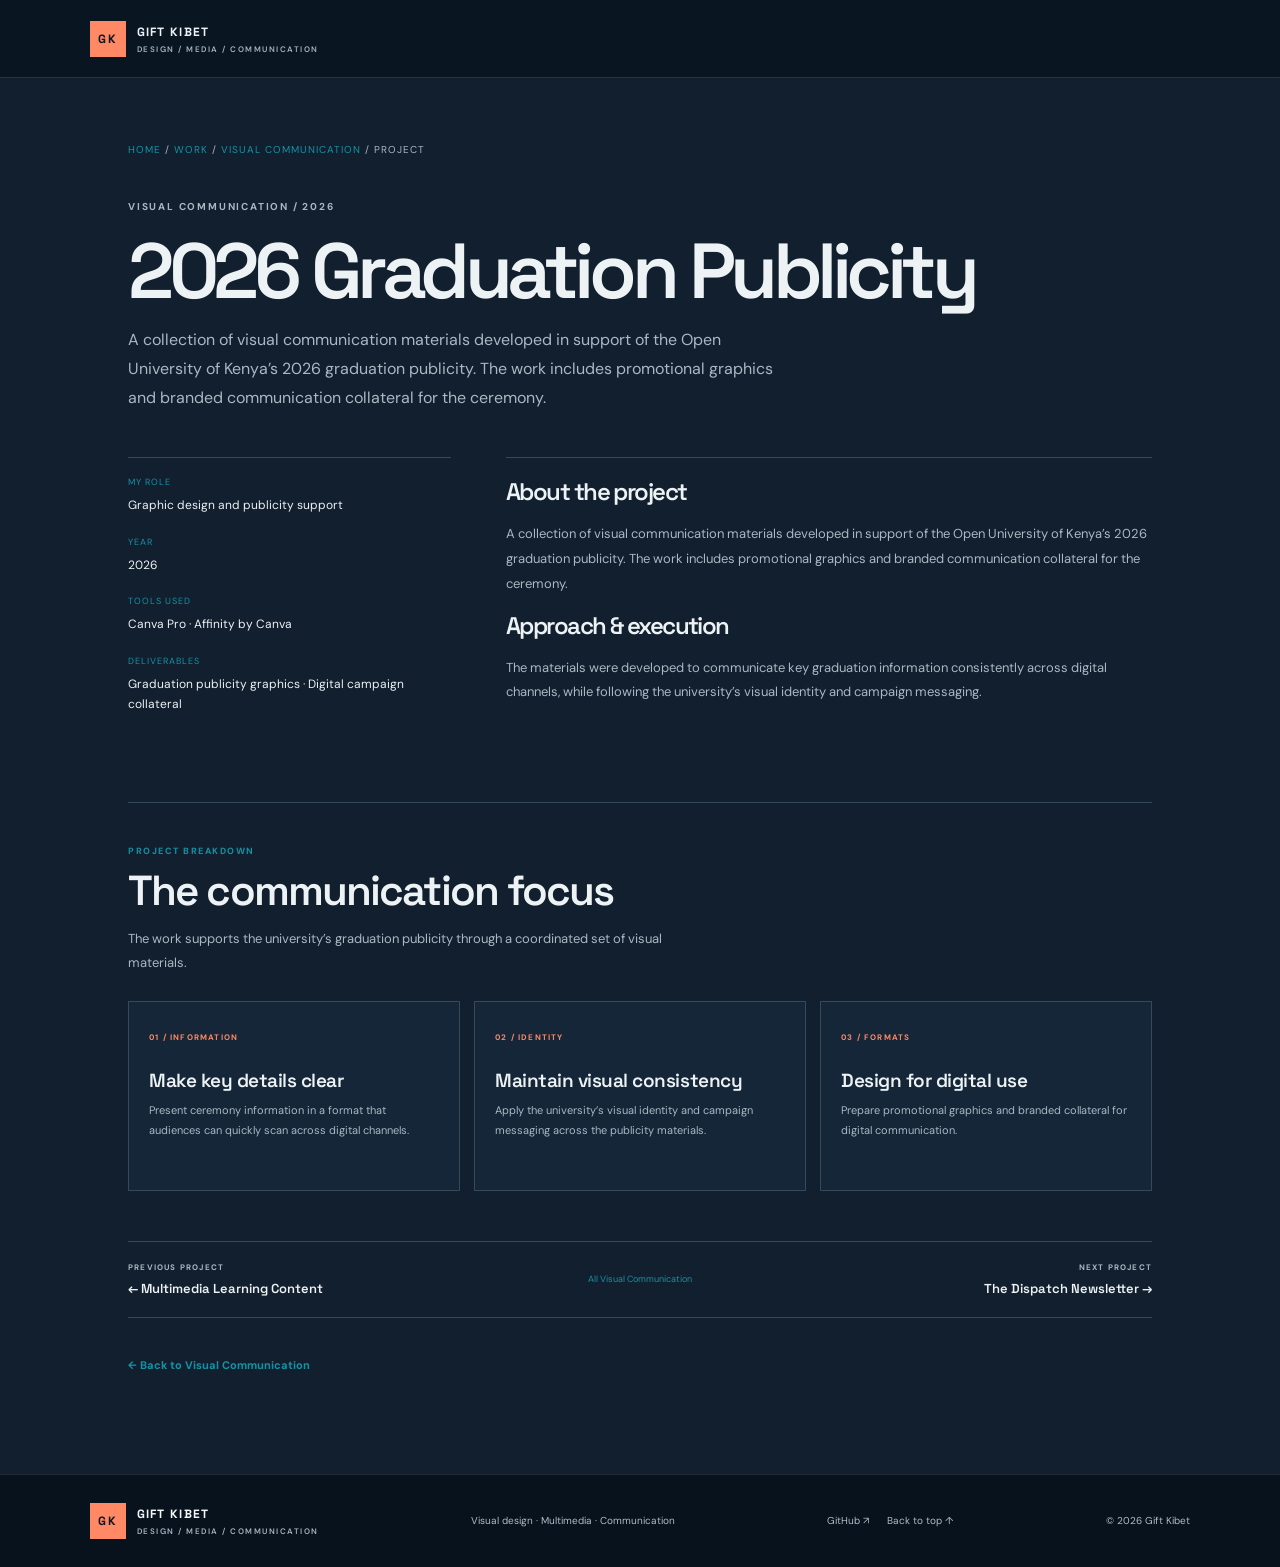
<file: work/visual-communication/graduation-2026-publicity/index.html>
<!doctype html><html lang="en"><head><meta charset="utf-8"><meta name="viewport" content="width=device-width,initial-scale=1"><meta name="theme-color" content="#101d2b"><meta name="description" content="2026 Graduation Publicity — selected visual communication work by Gift Kibet."><title>2026 Graduation Publicity — Gift Kibet</title><link rel="preconnect" href="https://fonts.googleapis.com"><link rel="preconnect" href="https://fonts.gstatic.com" crossorigin><link href="https://fonts.googleapis.com/css2?family=DM+Sans:wght@400;500;600;700&family=Space+Grotesk:wght@400;500;600;700&display=swap" rel="stylesheet"><link rel="stylesheet" href="/styles.css"><link rel="stylesheet" href="/work.css"><link rel="icon" type="image/svg+xml" href="/favicon.svg"><link rel="canonical" href="https://gift-kibet-portfolio.vercel.app/work/visual-communication/graduation-2026-publicity/"></head><body><a class="skip-link" href="#main">Skip to content</a><header class="site-header"><a class="wordmark" href="/#top"><span class="mark">GK</span><span class="wordmark-name">GIFT KIBET<small>DESIGN / MEDIA / COMMUNICATION</small></span></a><details class="work-menu"><summary>Menu <span>＋</span></summary><nav class="navigation" aria-label="Main navigation"><a href="/#work">All work</a><a href="/#about">Profile</a><a href="/#skills">Skills & tools</a><a href="/#contact" class="nav-contact">Contact ↗</a></nav></details></header><main class="project-template"><div class="work-breadcrumb"><a href="/">HOME</a> / <a href="/#work">WORK</a> / <a href="/work/visual-communication/">VISUAL COMMUNICATION</a> / PROJECT</div><header class="project-header"><p class="eyebrow">VISUAL COMMUNICATION / 2026</p><h1>2026 Graduation Publicity</h1><p>A collection of visual communication materials developed in support of the Open University of Kenya’s 2026 graduation publicity. The work includes promotional graphics and branded communication collateral for the ceremony.</p></header><section class="project-details"><aside class="project-meta"><span>MY ROLE</span><p>Graphic design and publicity support</p><span>YEAR</span><p>2026</p><span>TOOLS USED</span><p>Canva Pro · Affinity by Canva</p><span>DELIVERABLES</span><p>Graduation publicity graphics · Digital campaign collateral</p></aside><article class="project-description"><h2>About the project</h2><p>A collection of visual communication materials developed in support of the Open University of Kenya’s 2026 graduation publicity. The work includes promotional graphics and branded communication collateral for the ceremony.</p><h2>Approach & execution</h2><p>The materials were developed to communicate key graduation information consistently across digital channels, while following the university’s visual identity and campaign messaging.</p></article></section><section class="case-study-focus" aria-labelledby="focus-title"><div class="case-study-section-heading"><p class="eyebrow">PROJECT BREAKDOWN</p><h2 id="focus-title">The communication focus</h2><p>The work supports the university’s graduation publicity through a coordinated set of visual materials.</p></div><div class="case-study-focus-grid"><article><span>01 / INFORMATION</span><h3>Make key details clear</h3><p>Present ceremony information in a format that audiences can quickly scan across digital channels.</p></article><article><span>02 / IDENTITY</span><h3>Maintain visual consistency</h3><p>Apply the university’s visual identity and campaign messaging across the publicity materials.</p></article><article><span>03 / FORMATS</span><h3>Design for digital use</h3><p>Prepare promotional graphics and branded collateral for digital communication.</p></article></div></section><nav class="project-pagination" aria-label="Project navigation"><a class="project-page-link project-page-prev" href="/work/learning-content/multimedia-learning-content/"><span>PREVIOUS PROJECT</span><strong>← Multimedia Learning Content</strong></a><a class="project-page-category" href="/work/visual-communication/">All Visual Communication</a><a class="project-page-link project-page-next" href="/work/editorial/the-dispatch/"><span>NEXT PROJECT</span><strong>The Dispatch Newsletter →</strong></a></nav><a class="project-back" href="/work/visual-communication/">← Back to Visual Communication</a></main><footer><a class="wordmark" href="/#top"><span class="mark">GK</span><span class="wordmark-name">GIFT KIBET<small>DESIGN / MEDIA / COMMUNICATION</small></span></a><p>Visual design · Multimedia · Communication</p><div class="footer-links"><a href="https://github.com/gikiocGkC" target="_blank" rel="noopener noreferrer">GitHub ↗</a><a href="/#top">Back to top ↑</a></div><small>© 2026 Gift Kibet</small></footer><script src="/project-gallery.js" defer></script></body></html>
</file>
<file: styles.css>
:root{--navy:#101d2b;--navy-2:#172b3d;--teal:#037b90;--teal-dark:#056273;--coral:#ff7f50;--paper:#f3f2ed;--paper-2:#e9e8e1;--ink:#172534;--muted:#64717a;--line:#d1d4ce;--white:#fff;--display:"Space Grotesk",sans-serif;--body:"DM Sans",sans-serif}*{box-sizing:border-box}html{scroll-behavior:smooth;scroll-padding-top:88px}body{margin:0;background:var(--navy);color:#fff;font-family:var(--body);-webkit-font-smoothing:antialiased}a{color:inherit}button{font:inherit}.skip-link{position:absolute;top:-60px;left:14px;z-index:50;background:white;color:var(--navy);padding:12px 16px}.skip-link:focus{top:12px}:focus-visible{outline:3px solid var(--coral);outline-offset:4px}.site-header{height:78px;padding:0 7vw;display:flex;align-items:center;justify-content:space-between;position:sticky;top:0;z-index:20;background:#101d2bf2;border-bottom:1px solid #ffffff1c;backdrop-filter:blur(16px)}.wordmark{display:flex;align-items:center;gap:11px;text-decoration:none;font:700 12px var(--display);letter-spacing:1.3px}.wordmark-name small{display:block;margin-top:4px;font:600 8px var(--body);letter-spacing:1.5px;color:#98a6b0}.mark{width:36px;height:36px;display:grid;place-items:center;background:var(--coral);color:var(--navy);font:700 12px var(--display)}.navigation{display:flex;align-items:center;gap:30px}.navigation a{font-size:11px;text-decoration:none;color:#c5cdd2;transition:color .2s}.navigation a:hover,.text-link:hover{color:var(--coral)}.navigation .nav-contact{background:var(--coral);color:var(--navy);padding:11px 15px;font-weight:700}.nav-contact span{margin-left:12px}.menu-toggle{display:none}.hero{min-height:650px;padding:90px 10vw 85px;display:grid;grid-template-columns:1fr .88fr;align-items:center;gap:7vw}.eyebrow{margin:0;color:var(--teal);font-size:10px;letter-spacing:1.8px;font-weight:700}.hero .eyebrow{display:flex;align-items:center;gap:10px;color:#c3cbd0;font-size:9px}.eyebrow-dot{width:7px;height:7px;border-radius:50%;background:var(--coral);display:inline-block}.eyebrow-location{color:#83929d;margin-left:8px}.hero h1,h2{font-family:var(--display);font-weight:600;letter-spacing:-.065em}.hero h1{font-size:clamp(68px,8vw,112px);line-height:.88;margin:30px 0 25px}.hero h1 em,.contact-section h2 em{font-style:normal;color:var(--coral)}.hero-intro{max-width:510px;color:#bdc7ce;font-size:16px;line-height:1.85}.hero-actions{display:flex;align-items:center;gap:27px;margin-top:32px}.button{display:inline-flex;align-items:center;justify-content:space-between;gap:26px;padding:16px 19px;text-decoration:none;font-size:11px;font-weight:700;transition:transform .2s,background .2s}.button:hover{transform:translateY(-3px)}.button-accent{background:var(--coral);color:var(--navy)}.button span{font-size:16px}.text-link{font-size:11px;text-decoration:none;color:#c5cdd2}.text-link span{margin-left:8px}.hero-meta{display:flex;align-items:center;flex-wrap:wrap;gap:13px;margin-top:65px;color:#8e9ba5;font-size:9px;letter-spacing:1.3px}.hero-meta i{width:4px;height:4px;background:var(--coral);border-radius:50%}.hero-art{height:440px;position:relative;overflow:hidden;background:var(--teal);color:var(--navy);isolation:isolate}.art-grid{position:absolute;inset:0;background-image:linear-gradient(#ffffff20 1px,transparent 1px),linear-gradient(90deg,#ffffff20 1px,transparent 1px);background-size:36px 36px;z-index:-2}.art-orbit{position:absolute;border:1px solid #ffffff70;border-radius:50%;aspect-ratio:1;z-index:-1}.orbit-one{width:350px;right:-55px;top:35px}.orbit-two{width:250px;right:-5px;top:85px;border-color:#101d2b66}.art-statement{position:absolute;left:11%;top:23%;font:700 clamp(65px,7.4vw,100px)/.76 var(--display);letter-spacing:-.09em;transform:rotate(-7deg)}.art-statement em{font-style:normal;color:var(--paper)}.art-period{color:var(--coral)}.art-label{position:absolute;left:20px;right:20px;display:flex;justify-content:space-between;font-size:8px;letter-spacing:1.4px;font-weight:700}.art-label-top{top:18px}.art-label-bottom{bottom:18px;color:#e6eeeb}.art-stamp{position:absolute;right:25px;bottom:72px;width:76px;height:76px;border:1px solid #101d2b80;border-radius:50%;display:grid;place-content:center;text-align:center;font:700 17px var(--display);transform:rotate(12deg)}.art-stamp small{font:700 6px/1.35 var(--body);letter-spacing:1px}.ticker{overflow:hidden;background:var(--coral);color:var(--navy);padding:13px 0;white-space:nowrap}.ticker div{font:700 11px var(--display);letter-spacing:1.7px;word-spacing:5px}.ticker b{padding:0 24px;font-size:14px}.section-light{background:var(--paper);color:var(--ink)}.section-paper{background:var(--paper-2);color:var(--ink)}.work-section,.about-section,.experience-section,.skills-section,.contact-section{padding:100px 10vw}.section-top{display:flex;justify-content:space-between;align-items:flex-start;gap:30px}.section-top .eyebrow{color:var(--teal)}.section-note{max-width:340px;margin:0;color:#68757d;font-size:12px;line-height:1.8}.section-heading{display:flex;align-items:end;justify-content:space-between;gap:35px;margin:58px 0 38px}.section-heading h2,.about-layout h2,.skills-intro h2{font-size:clamp(48px,6.2vw,78px);line-height:.95;margin:0}.section-heading h2 em,.about-layout h2 em,.skills-intro h2 em{font-style:normal;color:var(--teal)}.filters{max-width:540px;display:flex;flex-wrap:wrap;justify-content:flex-end;gap:7px}.filter{border:1px solid #c7ccc6;background:transparent;color:#53616b;padding:9px 12px;font-size:10px;cursor:pointer;transition:all .2s}.filter:hover,.filter[aria-pressed=true]{background:var(--navy);border-color:var(--navy);color:white}.work-grid{display:grid;grid-template-columns:repeat(2,minmax(0,1fr));gap:42px 25px}.work-card[hidden]{display:none}.work-visual{height:330px;position:relative;overflow:hidden;display:flex;align-items:center;justify-content:center}.visual-number,.visual-foot{position:absolute;left:18px;z-index:2;font-size:8px;font-weight:700;letter-spacing:1.4px}.visual-number{top:18px}.visual-foot{bottom:18px}.visual-design{background:var(--teal);color:white}.design-orbit{position:absolute;width:290px;height:290px;border:1px solid #ffffff70;border-radius:50%;right:10%;top:12%;box-shadow:0 0 0 28px #ffffff12,0 0 0 58px #ffffff0b}.design-type{z-index:1;font:700 clamp(65px,8vw,100px)/.8 var(--display);letter-spacing:-.09em;transform:rotate(-7deg)}.design-type em{font-style:normal;color:var(--coral)}.visual-editorial{background:#deded5;color:var(--ink)}.editorial-spread{display:flex;width:70%;height:72%;gap:6px;transform:rotate(-4deg);box-shadow:0 18px 40px #17253424}.editorial-page{flex:1;background:#f8f7f0;padding:14px;display:flex;flex-direction:column;justify-content:space-between}.editorial-page small{font-size:6px;letter-spacing:1px}.editorial-page strong{font:700 clamp(28px,3.4vw,44px)/.88 var(--display);letter-spacing:-.07em}.editorial-page strong em{font-style:normal;color:var(--teal)}.editorial-page i{width:50%;height:4px;background:var(--coral)}.editorial-page>span{font-size:6px;letter-spacing:1px}.editorial-image{background:#b9c9c4}.editorial-photo-shape{height:78%;background:linear-gradient(145deg,#17475a 0 42%,#80a6a0 43% 66%,#e0a17b 67%)}.visual-photo{background:#183d4b;color:white}.photo-composition{position:absolute;inset:55px 17% 40px;border:1px solid #ffffff70;overflow:hidden}.photo-sun{position:absolute;right:17%;top:17%;width:90px;aspect-ratio:1;border-radius:50%;background:var(--coral)}.photo-landscape{position:absolute;bottom:0;left:0;right:0;height:55%;background:linear-gradient(145deg,#037b90,#101d2b);clip-path:polygon(0 53%,30% 8%,52% 48%,76% 0,100% 38%,100% 100%,0 100%)}.photo-frame-line{position:absolute;inset:12px;border:1px solid #ffffff40}.visual-video{background:var(--coral);color:var(--navy)}.video-title{font:700 clamp(48px,6vw,75px)/.82 var(--display);letter-spacing:-.08em}.video-title em{font-style:normal;color:white}.video-play{position:absolute;right:17%;top:36%;width:62px;height:62px;border:1px solid #101d2b80;border-radius:50%;display:grid;place-items:center;padding-left:4px}.video-timeline{position:absolute;left:18px;right:18px;bottom:52px;height:22px;display:flex;align-items:center;gap:5px}.video-timeline i{flex:1;height:5px;background:#101d2b35}.video-timeline i:nth-child(2n){height:14px}.visual-digital{background:#dbe6e1;color:var(--navy)}.campaign-stack{width:70%;display:grid;gap:7px;transform:rotate(-5deg)}.campaign-stack div{background:var(--navy);color:white;padding:13px 17px;font:700 27px var(--display);box-shadow:5px 5px 0 var(--coral)}.campaign-stack div:nth-child(2){margin-left:18px;background:var(--teal)}.campaign-stack div:nth-child(3){margin-left:36px;background:var(--coral);color:var(--navy)}.campaign-stack small{float:right;font:600 9px var(--body)}.visual-learning{background:var(--navy-2);color:white}.learning-statement{font:700 clamp(55px,6.5vw,82px)/.8 var(--display);letter-spacing:-.08em}.learning-statement em{font-style:normal;color:var(--coral);font-size:.65em}.learning-symbol{position:absolute;right:18%;bottom:25%;font-size:38px;color:var(--teal)}.work-info{display:flex;justify-content:space-between;align-items:flex-start;gap:20px;border-top:1px solid var(--line);margin-top:14px;padding-top:15px}.work-info h3{font:600 19px var(--display);margin:0 0 7px}.work-info p{max-width:390px;color:#68757d;font-size:12px;line-height:1.7;margin:0}.work-index{font-size:10px;color:var(--teal);font-weight:700}.portfolio-note{display:flex;gap:14px;margin:36px 0 0;padding-top:17px;border-top:1px solid var(--line);color:#68757d;font-size:11px;line-height:1.7}.portfolio-note span{color:var(--coral);font-weight:700;letter-spacing:1px}.about-layout{display:grid;grid-template-columns:1fr 1fr;gap:9vw;margin-top:60px}.accent-dark{color:var(--coral);margin-bottom:28px}.about-copy{padding-top:5px}.about-lead{font:600 24px/1.35 var(--display);margin:0 0 20px}.about-copy>p:not(.about-lead){font-size:14px;line-height:1.9;color:#5f6c75}.discipline-list{display:grid;grid-template-columns:1fr 1fr;gap:15px;margin-top:35px;padding-top:20px;border-top:1px solid #c9cec7}.discipline-list span{font-size:11px;color:#53616b}.experience-section{background:var(--navy);color:white}.experience-section .section-note{color:#aab6bf}.experience-layout{display:grid;grid-template-columns:1.25fr .75fr;gap:8vw;margin-top:60px}.experience-item{display:grid;grid-template-columns:150px 1fr;gap:25px;border-top:1px solid #ffffff35;padding-top:25px;margin-top:22px}.experience-date{font-size:9px;letter-spacing:1.1px;color:#aeb8c2}.experience-item h3,.education-panel h3{font:600 22px var(--display);margin:0 0 7px}.organisation{color:var(--coral)!important;font-size:12px!important}.experience-item p,.experience-item li,.education-panel p{font-size:12px;line-height:1.85;color:#b1bdc5}.experience-item ul{padding-left:17px;margin-top:15px}.experience-item li{padding:3px 0}.accent{color:var(--coral)}.education-panel{border-left:1px solid #ffffff35;padding-left:32px}.education-panel>div{padding:22px 0;border-top:1px solid #ffffff35}.education-panel>div:first-of-type{margin-top:22px}.education-panel span{font-size:9px;letter-spacing:1.3px;color:var(--coral)}.education-panel h3{font-size:18px;margin-top:12px}.skills-intro{display:flex;justify-content:space-between;align-items:end;gap:35px;margin:58px 0 38px}.skills-intro>p{max-width:330px;margin:0;color:#68757d;font-size:13px;line-height:1.8}.skills-grid{display:grid;grid-template-columns:repeat(2,minmax(0,1fr));border-top:1px solid var(--line);border-left:1px solid var(--line)}.skill-card{min-height:205px;padding:24px;display:grid;grid-template-columns:35px 1fr;gap:18px;border-right:1px solid var(--line);border-bottom:1px solid var(--line)}.skill-number{font-size:10px;color:var(--teal);font-weight:700}.skill-card h3{font:600 19px var(--display);margin:0 0 10px}.skill-card p{font-size:12px;line-height:1.8;color:#65727b;margin:0;max-width:470px}.tool-tags{display:flex;flex-wrap:wrap;gap:6px;margin-top:17px}.tool-tags span,.toolbox-list span{padding:7px 9px;background:#e4e5de;color:#44545e;font-size:10px}.skill-card-wide{grid-column:1/-1;min-height:160px}.toolbox{display:grid;grid-template-columns:.75fr 1.25fr;gap:35px;margin-top:55px;padding-top:25px;border-top:1px solid var(--line)}.toolbox h3{font:600 22px var(--display);margin:15px 0}.toolbox-list{display:flex;align-content:flex-start;flex-wrap:wrap;gap:8px}.toolbox-list span{background:var(--navy);color:white;padding:10px 12px}.contact-section{background:var(--coral);color:var(--navy)}.contact-kicker{display:flex;justify-content:space-between;align-items:center}.contact-section .eyebrow{color:#29434c}.contact-kicker>span{font-size:9px;font-weight:700;letter-spacing:1.2px}.contact-section h2{font-size:clamp(60px,8vw,100px);line-height:.9;margin:45px 0 55px}.contact-section h2 em{color:white}.contact-bottom{display:flex;justify-content:space-between;align-items:center;gap:25px;border-top:1px solid #101d2b45;padding-top:22px}.contact-bottom p{font-size:12px}.contact-email{display:inline-block;color:var(--navy);font:600 19px var(--display);text-decoration:none;margin:7px 0}.contact-email span{font-size:14px}.contact-social{margin-top:12px;font-size:11px}.contact-social a{text-decoration:none;font-weight:700}.button-dark{background:var(--navy);color:white}footer{padding:28px 7vw;display:flex;align-items:center;justify-content:space-between;gap:20px;background:var(--navy);color:#aeb8c2}footer p,footer>small{font-size:10px}footer .wordmark{color:white}.footer-links{display:flex;gap:18px;font-size:10px}.footer-links a{text-decoration:none}.footer-links a:hover{color:var(--coral)}@media(max-width:1000px){.hero{padding-left:7vw;padding-right:7vw;gap:4vw}.work-section,.about-section,.experience-section,.skills-section,.contact-section{padding:85px 7vw}.section-heading{display:block}.filters{justify-content:flex-start;margin-top:25px}.experience-layout{gap:4vw}.experience-item{grid-template-columns:1fr;gap:10px}.hero-art{height:390px}}@media(max-width:680px){html{scroll-padding-top:70px}.site-header{height:68px;padding:0 6vw}.menu-toggle{display:flex;width:39px;height:37px;border:1px solid #83909a;background:transparent;flex-direction:column;justify-content:center;gap:6px;padding:9px}.menu-toggle span{height:1px;width:100%;background:white}.navigation{display:none;position:absolute;top:67px;left:0;right:0;padding:22px 7vw 28px;background:var(--navy);border-bottom:1px solid #ffffff30;flex-direction:column;align-items:stretch;gap:20px}.navigation.open{display:flex}.navigation a{font-size:13px}.navigation .nav-contact{text-align:center}.hero{grid-template-columns:1fr;padding:65px 7vw 60px;gap:45px}.hero h1{font-size:clamp(66px,16vw,88px)}.hero-intro{font-size:14px}.hero-art{height:330px}.art-statement{font-size:clamp(64px,16vw,88px)}.hero-meta{margin-top:42px;font-size:8px}.section-top{display:block}.section-note{margin-top:14px}.work-section,.about-section,.experience-section,.skills-section,.contact-section{padding:72px 7vw}.section-heading{margin:42px 0 28px}.section-heading h2,.about-layout h2,.skills-intro h2{font-size:clamp(45px,11vw,60px)}.filters{gap:6px}.filter{padding:8px 10px;font-size:9px}.work-grid{grid-template-columns:1fr;gap:32px}.work-visual{height:280px}.about-layout,.experience-layout{grid-template-columns:1fr;gap:35px;margin-top:42px}.about-copy{padding:0}.about-lead{font-size:21px}.about-copy>p:not(.about-lead){font-size:13px}.discipline-list{grid-template-columns:1fr}.education-panel{border-left:0;border-top:1px solid #ffffff35;padding:25px 0 0}.education-panel>div:first-of-type{margin-top:15px}.skills-intro{display:block;margin:42px 0 28px}.skills-intro>p{margin-top:18px}.skills-grid{grid-template-columns:1fr}.skill-card{min-height:0;padding:21px 17px}.skill-card-wide{grid-column:auto}.toolbox{grid-template-columns:1fr;gap:15px;margin-top:40px}.contact-kicker{align-items:flex-start;gap:15px}.contact-kicker>span{max-width:130px;text-align:right;line-height:1.5}.contact-section h2{font-size:clamp(55px,13vw,76px);margin:40px 0}.contact-bottom{align-items:flex-start;flex-direction:column}.contact-bottom p{line-height:1.7}.contact-email{font-size:17px}footer{padding:25px 6vw;flex-wrap:wrap}footer p{order:3;width:100%;margin:0}footer .footer-links{order:4;width:100%}}@media(prefers-reduced-motion:reduce){html{scroll-behavior:auto}*,*::before,*::after{transition:none!important;animation:none!important}}
/* Category links and archive navigation */
.category-card{text-decoration:none;color:inherit;display:block}
.category-card .work-visual{transition:transform .25s,filter .25s}
.category-card:hover .work-visual{filter:saturate(1.08)}
.category-open{position:absolute;right:17px;bottom:17px;z-index:3;padding:9px 11px;background:var(--paper);color:var(--navy);font-size:8px;font-weight:700;letter-spacing:1px}
.gallery-intro{max-width:300px;color:#68757d;font-size:12px;line-height:1.8;margin:0}
@media(max-width:680px){.gallery-intro{margin-top:18px}.category-card:hover .work-visual{transform:none}}


/* Selected project index */
.featured-section{padding:92px 10vw 100px;background:var(--paper);color:var(--ink)}
.featured-heading{display:flex;align-items:end;justify-content:space-between;gap:25px;margin:52px 0 30px}
.featured-heading h2{font-size:clamp(48px,6.2vw,78px);line-height:.92;margin:0}
.featured-heading h2 em{font-style:normal;color:var(--teal)}
.featured-all{font-size:10px;font-weight:700;color:var(--teal);text-decoration:none;padding-bottom:8px}
.featured-list{border-top:1px solid var(--line)}
.featured-row{display:grid;grid-template-columns:42px minmax(170px,.75fr) minmax(220px,1.4fr) 22px;align-items:center;gap:20px;padding:20px 4px;border-bottom:1px solid var(--line);text-decoration:none;transition:background .2s,padding .2s}
.featured-row:hover{background:#e9e8e1;padding-left:12px;padding-right:12px}
.featured-number{font-size:10px;color:var(--teal);font-weight:700}
.featured-type{font-size:8px;letter-spacing:1px;color:#718087;font-weight:700}
.featured-row strong{font:600 19px var(--display);letter-spacing:-.03em}
.featured-arrow{color:var(--teal);font-size:18px;text-align:right}
.featured-footnote{margin:18px 0 0;color:#718087;font-size:10px;line-height:1.7}
@media(max-width:1000px){.featured-section{padding:85px 7vw}}
@media(max-width:680px){.featured-section{padding:72px 7vw}.featured-heading{align-items:flex-start;flex-direction:column;margin:40px 0 25px}.featured-row{grid-template-columns:28px 1fr 20px;gap:10px;padding:17px 2px}.featured-type{grid-column:2;grid-row:1}.featured-row strong{grid-column:2;grid-row:2;font-size:17px}.featured-number{grid-column:1;grid-row:1/3;align-self:start;padding-top:2px}.featured-arrow{grid-column:3;grid-row:1/3}}

/* Audit refinements: CV access and linked education */
.cv-download{color:#f3f2ed;text-decoration:underline;text-decoration-color:#ff7f50;text-underline-offset:5px}
.cv-download:hover{color:var(--coral)}
.education-panel a{color:inherit;text-decoration-color:var(--teal);text-underline-offset:3px}
.education-panel a:hover{color:var(--teal)}
.contact-email{display:block;margin-top:10px}
@media(max-width:680px){.hero-actions{flex-wrap:wrap;gap:16px}.cv-download{flex-basis:100%;width:max-content}}


/* DARK PREMIUM THEME — shared across the homepage and portfolio pages */
:root{
  color-scheme:dark;
  --navy:#0b1622;
  --navy-2:#142638;
  --teal:#1593a5;
  --teal-dark:#087487;
  --coral:#ff8964;
  --paper:#111f2e;
  --paper-2:#192b3d;
  --ink:#edf2f4;
  --muted:#aab8c2;
  --line:#35495b;
  --white:#f7f9fa;
}
body{background:var(--navy);color:#edf2f4}
.site-header{background:rgba(11,22,34,.94);border-bottom-color:#ffffff20}
.wordmark-name small{color:#a6b4be}
.navigation a{color:#c7d1d8}
.navigation .nav-contact{background:var(--coral);color:var(--navy)}
.section-light,.section-paper{background:var(--paper);color:var(--ink)}
.section-note,.about-copy>p:not(.about-lead),.skills-intro>p,.skill-card p,.work-info p{color:#aab8c2}
.discipline-list{border-color:var(--line)}
.discipline-list span{color:#c1ccd3}
.work-info{border-color:var(--line)}
.filters .filter{border-color:#536777;color:#c6d0d6}
.filters .filter:hover,.filters .filter[aria-pressed=true]{background:var(--coral);border-color:var(--coral);color:var(--navy)}
.skills-grid,.skill-card,.toolbox{border-color:var(--line)}
.skill-card{background:#142638}
.tool-tags span{background:#263a4d;color:#e0e7eb}
.toolbox-list span{background:#263a4d;color:#edf2f4}
.education-panel{border-color:var(--line)}
.education-panel>div{border-color:var(--line)}
.education-panel p,.experience-item p,.experience-item li{color:#b9c5cd}
.experience-item{border-color:var(--line)}
.contact-section{background:var(--navy-2);color:#edf2f4}
.contact-section .eyebrow{color:#aebdc7}
.contact-kicker>span{color:#c4cfd6}
.contact-section h2 em{color:var(--coral)}
.contact-bottom{border-color:#ffffff35}
.contact-bottom p{color:#c2cdd4}
.contact-email{color:#f2f5f6}
.contact-email:hover{color:var(--coral)}
.contact-social{color:#c2cdd4}
.contact-social a{color:var(--coral)}
footer{background:#08121d;color:#aebdc7;border-top:1px solid #ffffff18}
footer .wordmark{color:#f4f7f8}
.cv-download{color:#f1f5f7}
.cv-download:hover{color:var(--coral)}
.education-panel a{color:#edf2f4}
.education-panel a:hover{color:var(--coral)}
.portfolio-note{border-color:var(--line);color:#aab8c2}
@media(max-width:680px){
 .navigation{background:var(--navy);border-color:#ffffff25}
 .navigation .nav-contact{text-align:center}
}


/* Expanded professional profile presentation */
.about-layout{align-items:start}
.about-copy{max-width:700px}
.about-copy .about-lead{max-width:620px;font-size:clamp(20px,2.3vw,27px);line-height:1.45;letter-spacing:-.025em;color:#f0f4f6}
.about-copy>p:not(.about-lead){max-width:650px;font-size:13px;line-height:1.95}
.discipline-list{margin-top:30px}
.profile-practice-grid{display:grid;grid-template-columns:repeat(3,minmax(0,1fr));gap:14px;margin-top:65px}
.profile-practice-grid article{padding:22px 22px 24px;border:1px solid var(--line);background:#142638;min-height:185px}
.profile-practice-grid article>span{font-size:9px;font-weight:700;letter-spacing:1.2px;color:var(--coral)}
.profile-practice-grid h3{font:600 19px/1.2 var(--display);letter-spacing:-.025em;margin:28px 0 10px;color:var(--ink)}
.profile-practice-grid p{font-size:11px;line-height:1.8;color:#aab8c2;margin:0;max-width:42ch}
.experience-item ul{padding-left:18px;margin:15px 0 0}
.experience-item li{padding-left:4px;margin:7px 0;font-size:12px;line-height:1.75}
@media(max-width:760px){
 .profile-practice-grid{grid-template-columns:1fr;margin-top:38px}
 .profile-practice-grid article{min-height:0}
 .profile-practice-grid h3{margin-top:17px}
}


/* Accessibility utility for live status announcements */
.visually-hidden{
 position:absolute!important;
 width:1px!important;
 height:1px!important;
 padding:0!important;
 margin:-1px!important;
 overflow:hidden!important;
 clip:rect(0,0,0,0)!important;
 white-space:nowrap!important;
 border:0!important;
}
[data-cv-download][aria-busy="true"]{opacity:.7;cursor:progress}
</file>
<file: work.css>
.work-page{background:var(--paper);color:var(--ink);min-height:70vh;padding:70px 10vw 110px}.work-breadcrumb{font-size:10px;color:#68757d;letter-spacing:1px;margin-bottom:42px}.work-breadcrumb a{color:var(--teal);text-decoration:none}.work-hero{display:grid;grid-template-columns:1.1fr .9fr;gap:7vw;align-items:end;padding-bottom:45px;border-bottom:1px solid var(--line)}.work-hero .eyebrow{color:var(--teal)}.work-hero h1{font:600 clamp(48px,7vw,86px)/.92 var(--display);letter-spacing:-.07em;margin:22px 0}.work-hero h1 em{font-style:normal;color:var(--teal)}.work-hero p{max-width:520px;color:#64717a;font-size:14px;line-height:1.9}.work-hero-aside{padding:20px 0;color:#64717a;font-size:11px;line-height:1.8}.archive-heading{display:flex;justify-content:space-between;gap:20px;align-items:center;margin:45px 0 20px}.archive-heading h2{font:600 25px var(--display);margin:0}.archive-heading span{font-size:10px;color:#64717a;letter-spacing:1px}.archive-empty{border:1px dashed #aeb8b3;padding:55px 25px;text-align:center;margin-top:20px}.archive-empty .empty-mark{font:600 42px var(--display);color:var(--teal)}.archive-empty h3{font:600 22px var(--display);margin:12px 0}.archive-empty p{max-width:490px;margin:0 auto;color:#64717a;font-size:12px;line-height:1.8}.archive-next{display:inline-block;margin-top:22px;color:var(--teal);font-size:11px;font-weight:700;text-decoration:none}.category-nav{display:flex;flex-wrap:wrap;gap:8px;margin-top:45px}.category-nav a{padding:10px 13px;border:1px solid var(--line);text-decoration:none;color:#52616a;font-size:10px}.category-nav a:hover,.category-nav a[aria-current=page]{background:var(--navy);color:white;border-color:var(--navy)}.project-template{background:var(--paper);color:var(--ink);padding:65px 10vw 100px}.project-header{max-width:850px;margin-bottom:45px}.project-header h1{font:600 clamp(45px,7vw,78px)/.95 var(--display);letter-spacing:-.07em;margin:18px 0}.project-header p{max-width:650px;color:#64717a;line-height:1.8}.project-media-placeholder{min-height:390px;background:var(--paper-2);display:grid;place-items:center;text-align:center;padding:30px}.project-media-placeholder strong{display:block;font:600 24px var(--display);margin-bottom:8px}.project-media-placeholder span{font-size:11px;color:#64717a}.project-details{display:grid;grid-template-columns:1fr 2fr;gap:55px;margin-top:45px}.project-meta{border-top:1px solid var(--line);padding-top:18px}.project-meta span{display:block;color:var(--teal);font-size:9px;letter-spacing:1px;margin-bottom:7px}.project-meta p{font-size:12px;line-height:1.7;margin:0 0 20px}.project-description{border-top:1px solid var(--line);padding-top:18px}.project-description h2{font:600 24px var(--display);margin:0 0 15px}.project-description p{font-size:13px;line-height:1.9;color:#64717a}.project-gallery-placeholder{margin-top:45px;display:grid;grid-template-columns:repeat(2,1fr);gap:15px}.project-gallery-placeholder div{min-height:250px;background:var(--paper-2);display:grid;place-items:center;color:#64717a;font-size:11px}.project-back{display:inline-block;margin-top:40px;color:var(--teal);font-size:11px;text-decoration:none;font-weight:700}@media(max-width:680px){.work-page,.project-template{padding:48px 7vw 75px}.work-hero{grid-template-columns:1fr;gap:8px}.work-hero h1{font-size:clamp(46px,13vw,65px)}.archive-heading{align-items:flex-start;flex-direction:column}.archive-empty{padding:40px 18px}.project-media-placeholder{min-height:250px}.project-details{grid-template-columns:1fr;gap:25px}.project-gallery-placeholder{grid-template-columns:1fr}.project-gallery-placeholder div{min-height:200px}}
@media(max-width:680px){.work-page .navigation{display:flex;position:static;flex-direction:row;align-items:center;justify-content:flex-end;gap:12px;padding:0;border:0;background:transparent}.work-page .navigation a{font-size:9px}.work-page .navigation .nav-contact{padding:8px 9px}}

.project-card-grid{display:grid;grid-template-columns:repeat(2,minmax(0,1fr));gap:26px;margin-top:20px}
.project-card{display:block;color:inherit;text-decoration:none;min-width:0}
.project-card-art{min-height:270px;background:var(--navy);color:white;padding:22px;display:flex;flex-direction:column;justify-content:space-between;position:relative;overflow:hidden;isolation:isolate}
.project-card-art:before{content:"";position:absolute;width:240px;height:240px;border:1px solid #ffffff35;border-radius:50%;right:-65px;top:35px;box-shadow:0 0 0 30px #ffffff0b,0 0 0 60px #ffffff08;z-index:-1}
.project-card:nth-child(2n) .project-card-art{background:var(--teal)}
.project-card-art span,.project-card-art small{font-size:8px;font-weight:700;letter-spacing:1.4px}
.project-card-art strong{max-width:80%;font:600 clamp(28px,4vw,45px)/.95 var(--display);letter-spacing:-.06em}
.project-card-art small{align-self:flex-end;color:var(--coral)}
.project-card-info{display:flex;justify-content:space-between;gap:18px;border-top:1px solid var(--line);padding:14px 0}
.project-card-info h3{font:600 19px var(--display);margin:0 0 6px}
.project-card-info p{font-size:11px;line-height:1.7;color:#64717a;margin:0;max-width:500px}
.project-card-info>span{color:var(--teal);font-size:17px}
.project-card:hover .project-card-art:before{transform:scale(1.15);transition:transform .3s}
.archive-footnote{font-size:11px;color:#64717a;line-height:1.7;margin-top:22px}
@media(max-width:680px){.project-card-grid{grid-template-columns:1fr;gap:22px}.project-card-art{min-height:225px}}


/* Compact, keyboard-accessible navigation for portfolio subpages */
.work-menu{display:contents}
.work-menu>summary{display:none}
@media(max-width:680px){
 .site-header{height:auto;min-height:72px;padding:13px 7vw;gap:12px}
 .work-menu{display:block;position:relative;margin-left:auto}
 .work-menu>summary{display:flex;align-items:center;gap:8px;list-style:none;cursor:pointer;color:#fff;border:1px solid #ffffff45;padding:10px 12px;font-size:10px;font-weight:700;letter-spacing:.7px}
 .work-menu>summary::-webkit-details-marker{display:none}
 .work-menu>summary span{color:var(--coral);font-size:15px}
 .work-menu[open]>summary{border-color:var(--coral)}
 .work-menu .navigation{display:none;position:absolute;right:0;top:calc(100% + 10px);min-width:190px;padding:12px;background:var(--navy);border:1px solid #ffffff35;box-shadow:0 16px 35px #0004;align-items:stretch;gap:0;z-index:30}
 .work-menu[open] .navigation{display:flex;flex-direction:column}
 .work-menu .navigation a{display:block;padding:12px 10px;font-size:11px}
 .work-menu .navigation .nav-contact{margin-top:5px;text-align:center}
}


/* Responsive media containers for image, video and hosted embeds */
.project-video,.project-embed{display:block;width:100%;max-width:100%;aspect-ratio:16/9;background:#101d2b;object-fit:contain;border:0}
.project-embed{height:auto;min-height:260px}
.project-video-guide{margin-top:28px;padding:18px 20px;border:1px solid var(--line);color:#64717a;font-size:11px;line-height:1.8}
.project-video-guide strong{display:block;color:var(--ink);font:600 15px var(--display);margin-bottom:5px}
.project-video-guide code{display:block;overflow-wrap:anywhere;color:var(--teal);margin-top:8px}
@media(max-width:680px){.project-video-guide{padding:15px}.project-embed{min-height:190px}}


/* Project image gallery and accessible lightbox */
.project-image-grid{display:grid;grid-template-columns:repeat(2,minmax(0,1fr));gap:14px;margin-top:42px}
.project-image-grid figure{margin:0;min-width:0;background:var(--paper-2)}
.project-image-grid img{display:block;width:100%;aspect-ratio:4/3;object-fit:cover;cursor:zoom-in}
.project-image-grid figcaption{padding:10px 12px;color:#64717a;font-size:10px;line-height:1.6}
.image-lightbox{position:fixed;inset:0;width:min(96vw,1200px);max-width:none;height:min(94vh,900px);max-height:none;padding:55px 70px 35px;border:0;background:#101d2bf5;color:white;overflow:hidden}
.image-lightbox::backdrop{background:#07111bdc;backdrop-filter:blur(5px)}
.image-lightbox figure{height:100%;margin:0;display:flex;flex-direction:column;align-items:center;justify-content:center;gap:12px}
.image-lightbox img{display:block;max-width:100%;max-height:calc(100% - 35px);object-fit:contain}
.image-lightbox figcaption{font-size:11px;color:#d0d8dc;text-align:center}
.image-lightbox button{position:absolute;border:1px solid #ffffff70;background:#101d2b;color:white;width:42px;height:42px;font-size:25px;cursor:pointer}
.image-lightbox button:focus-visible{outline:3px solid var(--coral);outline-offset:3px}
.lightbox-close{top:14px;right:14px}.lightbox-prev{left:14px;top:50%;transform:translateY(-50%)}.lightbox-next{right:14px;top:50%;transform:translateY(-50%)}
@media(max-width:680px){.project-image-grid{grid-template-columns:1fr}.image-lightbox{padding:55px 48px 28px}.image-lightbox button{width:36px;height:36px}.lightbox-prev{left:5px}.lightbox-next{right:5px}}


/* Sequential case-study navigation */
.project-pagination{display:grid;grid-template-columns:1fr auto 1fr;align-items:center;gap:18px;margin-top:50px;padding:20px 0;border-top:1px solid var(--line);border-bottom:1px solid var(--line)}
.project-page-link{display:flex;flex-direction:column;gap:8px;text-decoration:none;min-width:0}
.project-page-link span{font-size:8px;letter-spacing:1.2px;color:#718087;font-weight:700}
.project-page-link strong{font:600 13px var(--display);color:var(--ink)}
.project-page-next{text-align:right}
.project-page-category{font-size:9px;text-align:center;color:var(--teal);text-decoration:none;white-space:nowrap}
.project-page-link:hover strong,.project-page-category:hover{text-decoration:underline}
.publication-preview{margin-top:42px}
.publication-preview-heading{display:flex;justify-content:space-between;align-items:end;gap:18px;margin-bottom:16px}
.publication-preview-heading h2{font:600 24px var(--display);margin:0}
.publication-preview-heading p{font-size:10px;color:#64717a;margin:0}
.publication-slot-grid{display:grid;grid-template-columns:repeat(3,minmax(0,1fr));gap:12px}
.publication-slot{min-height:210px;background:var(--paper-2);border:1px dashed #b5bdb6;display:flex;flex-direction:column;justify-content:space-between;padding:16px;color:#64717a}
.publication-slot span{font-size:8px;letter-spacing:1.2px;font-weight:700}
.publication-slot strong{font:600 18px var(--display);color:var(--ink)}
.publication-slot small{font-size:9px;line-height:1.6}
@media(max-width:680px){.project-pagination{grid-template-columns:1fr 1fr;gap:18px}.project-page-category{grid-column:1/-1;grid-row:1}.project-page-next{text-align:right}.publication-preview-heading{align-items:flex-start;flex-direction:column}.publication-slot-grid{grid-template-columns:1fr}.publication-slot{min-height:150px}}


/* Dark premium surfaces for category archives and case studies */
.work-page,.project-template{background:var(--paper);color:var(--ink)}
.work-breadcrumb{color:#aab8c2}
.work-breadcrumb a,.work-hero h1 em,.archive-empty .empty-mark,.archive-next,.project-back{color:var(--teal)}
.work-hero{border-color:var(--line)}
.work-hero p,.work-hero-aside,.archive-heading span,.archive-empty p,.project-header p,.project-media-placeholder span,.project-description p,.project-gallery-placeholder div,.archive-footnote{color:#aab8c2}
.archive-empty{border-color:#536777}
.category-nav a{border-color:#536777;color:#d0d9de}
.category-nav a:hover,.category-nav a[aria-current=page]{background:var(--coral);border-color:var(--coral);color:var(--navy)}
.project-media-placeholder,.project-gallery-placeholder div,.project-image-grid figure,.publication-slot{background:#1b3042}
.project-media-placeholder strong,.project-description h2,.publication-slot strong{color:#edf2f4}
.project-details .project-meta,.project-description,.project-pagination,.project-page-link{border-color:var(--line)}
.project-meta span,.project-page-category,.project-card-info>span{color:var(--teal)}
.project-page-link span,.publication-preview-heading p{color:#aab8c2}
.project-page-link strong{color:#edf2f4}
.project-card-info{border-color:var(--line)}
.project-card-info p{color:#aab8c2}
.project-video-guide{border-color:var(--line);color:#aab8c2}
.project-video-guide strong{color:#edf2f4}
.project-video-guide code{color:#5bc0cf}
.project-image-grid figcaption{color:#b6c3cb}
.publication-slot{border-color:#536777;color:#b6c3cb}
.project-pagination{border-top-color:var(--line);border-bottom-color:var(--line)}
@media(max-width:680px){
 .work-menu .navigation{background:var(--navy);border-color:#ffffff35}
}


/* Editorial case-study storytelling modules */
.case-study-focus{margin-top:68px;padding-top:42px;border-top:1px solid var(--line)}
.case-study-section-heading{max-width:680px;margin-bottom:26px}
.case-study-section-heading .eyebrow{color:var(--teal);font-size:9px;letter-spacing:1.5px;font-weight:700}
.case-study-section-heading h2{font:600 clamp(28px,4vw,42px)/1.05 var(--display);letter-spacing:-.045em;margin:12px 0}
.case-study-section-heading>p:last-child{max-width:590px;color:#aab8c2;font-size:13px;line-height:1.85}
.case-study-focus-grid{display:grid;grid-template-columns:repeat(3,minmax(0,1fr));gap:14px}
.case-study-focus-grid article{min-height:190px;padding:22px 20px;background:#142638;border:1px solid var(--line)}
.case-study-focus-grid article>span{font-size:8px;font-weight:700;letter-spacing:1.2px;color:var(--coral)}
.case-study-focus-grid h3{font:600 19px/1.15 var(--display);letter-spacing:-.025em;margin:25px 0 10px;color:var(--ink)}
.case-study-focus-grid p{font-size:11px;line-height:1.8;color:#aab8c2;margin:0}
@media(max-width:760px){.case-study-focus{margin-top:48px;padding-top:30px}.case-study-focus-grid{grid-template-columns:1fr}.case-study-focus-grid article{min-height:0}.case-study-focus-grid h3{margin-top:18px}}


/* Refined category archive gallery cards — typographic previews, not project imagery */
.project-card-grid{gap:34px 24px;align-items:start}
.project-card{position:relative;outline-offset:7px}
.project-card-art{
 min-height:310px;padding:25px 26px 22px;
 background:
  radial-gradient(ellipse at 82% 28%,#1593a52b 0,transparent 38%),
  linear-gradient(145deg,#142638 0%,#0b1622 72%);
 border:1px solid #35495b;
 transition:border-color .25s,transform .25s,box-shadow .25s;
}
.project-card:nth-child(2n) .project-card-art{
 background:
  radial-gradient(ellipse at 18% 78%,#ff89642a 0,transparent 42%),
  linear-gradient(145deg,#1a3042 0%,#101d2b 76%);
}
.project-card-art:after{
 content:"";position:absolute;inset:52px 24px 52px auto;width:34%;max-width:145px;
 border:1px solid #ffffff24;border-radius:48% 48% 5px 5px;
 background:linear-gradient(180deg,#1593a51a,transparent);
 transform:rotate(8deg);z-index:-1;
}
.project-card-art:before{right:-72px;top:12px;width:260px;height:260px;border-color:#ffffff24;box-shadow:0 0 0 24px #ffffff08,0 0 0 48px #ffffff05}
.project-card-art span{color:#9fb4c1}
.project-card-art strong{max-width:82%;font-size:clamp(29px,3.6vw,43px);text-wrap:balance}
.project-card-art small{color:var(--coral);font-size:8px}
.project-card-info{padding:17px 2px 0;gap:20px}
.project-card-info h3{font-size:20px}
.project-card-info p{max-width:54ch}
.project-card-info>span{flex:0 0 auto;align-self:flex-start;font-size:21px}
.project-card:hover .project-card-art,.project-card:focus-visible .project-card-art{
 border-color:var(--teal);transform:translateY(-4px);box-shadow:0 18px 38px #0003
}
.project-card:focus-visible{outline:2px solid var(--coral)}
.project-card-meta{display:flex;flex-wrap:wrap;gap:7px;margin-top:13px}
.project-card-meta span{display:inline-flex;align-items:center;min-height:25px;padding:5px 8px;border:1px solid #35495b;color:#b9c8d1;font-size:8px;letter-spacing:.7px;text-transform:uppercase}
.archive-empty{background:linear-gradient(145deg,#14263880,#0b162230);border-color:#536777}
.archive-empty .empty-mark{font-size:32px;color:var(--coral)}
.archive-empty h3{color:var(--ink)}
@media(max-width:760px){
 .project-card-grid{grid-template-columns:1fr;gap:26px}
 .project-card-art{min-height:245px;padding:20px}
 .project-card-info{padding-top:13px}
}
</file>
